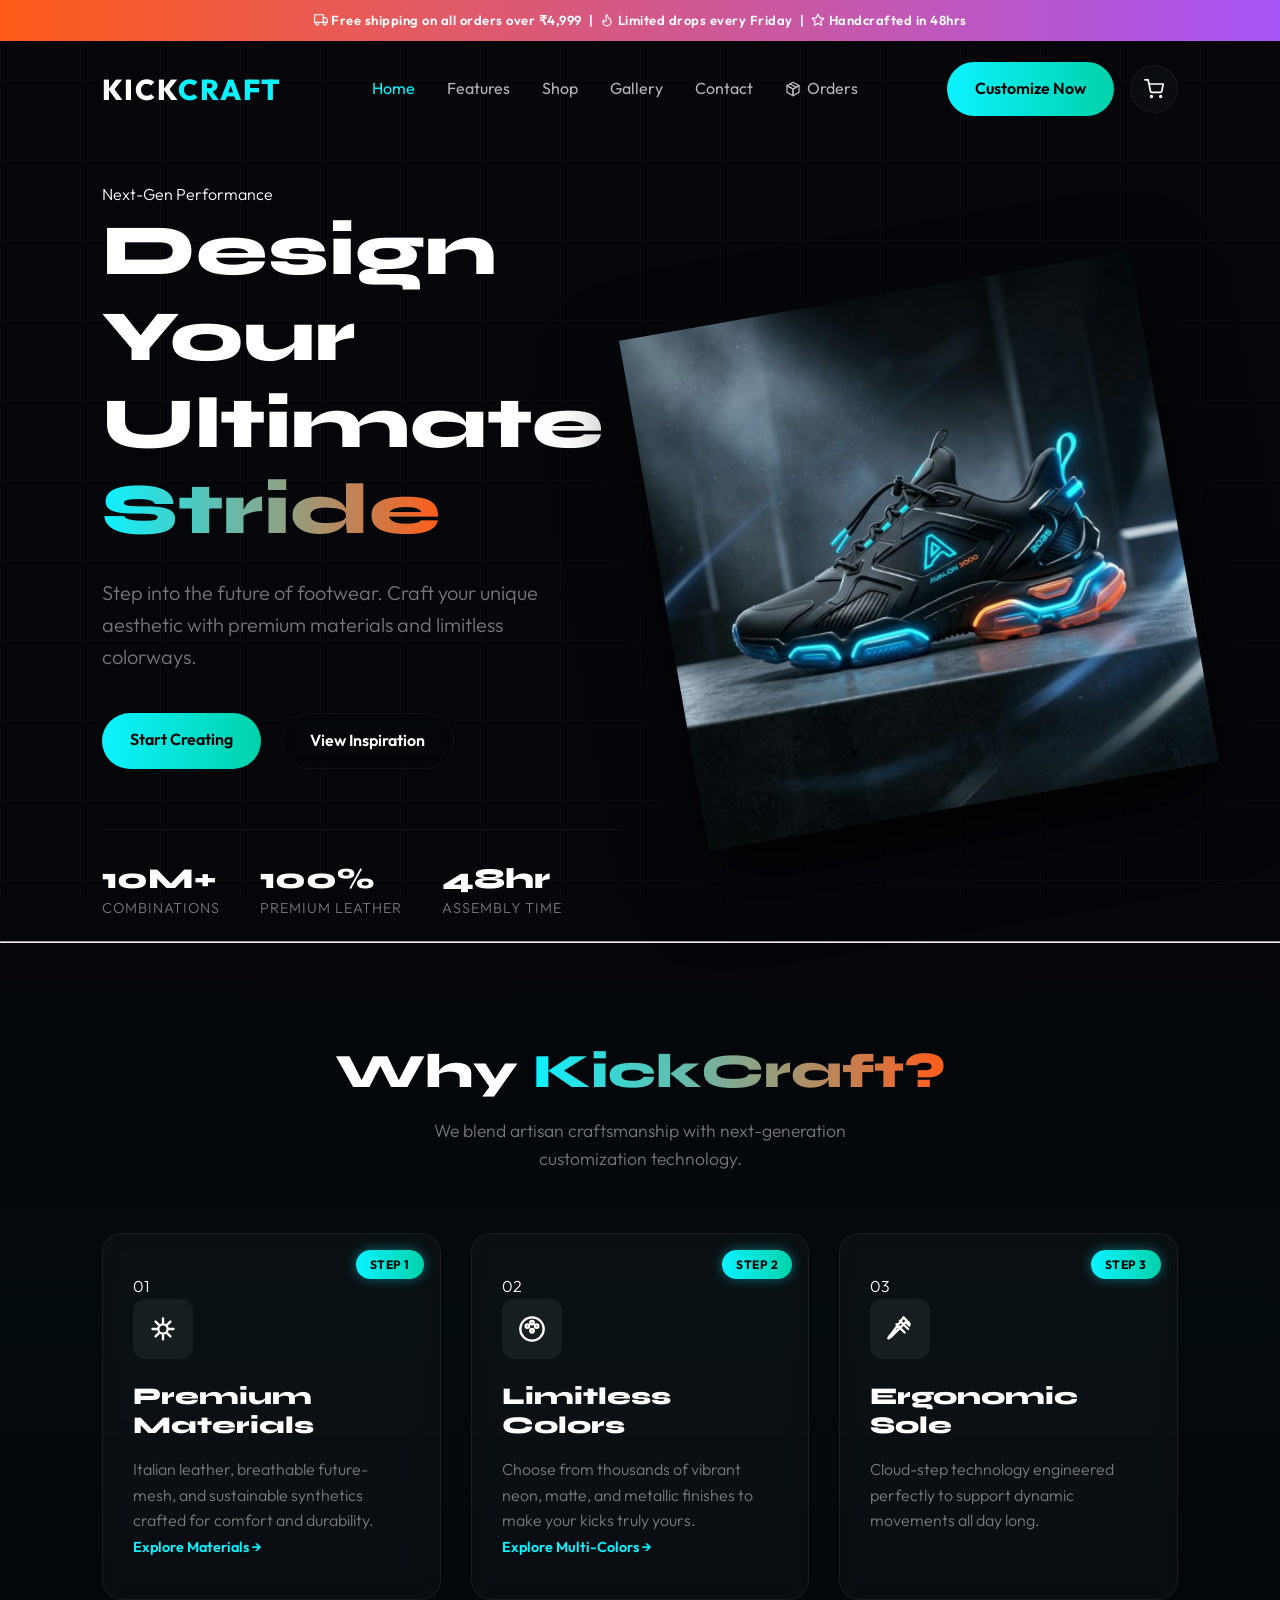
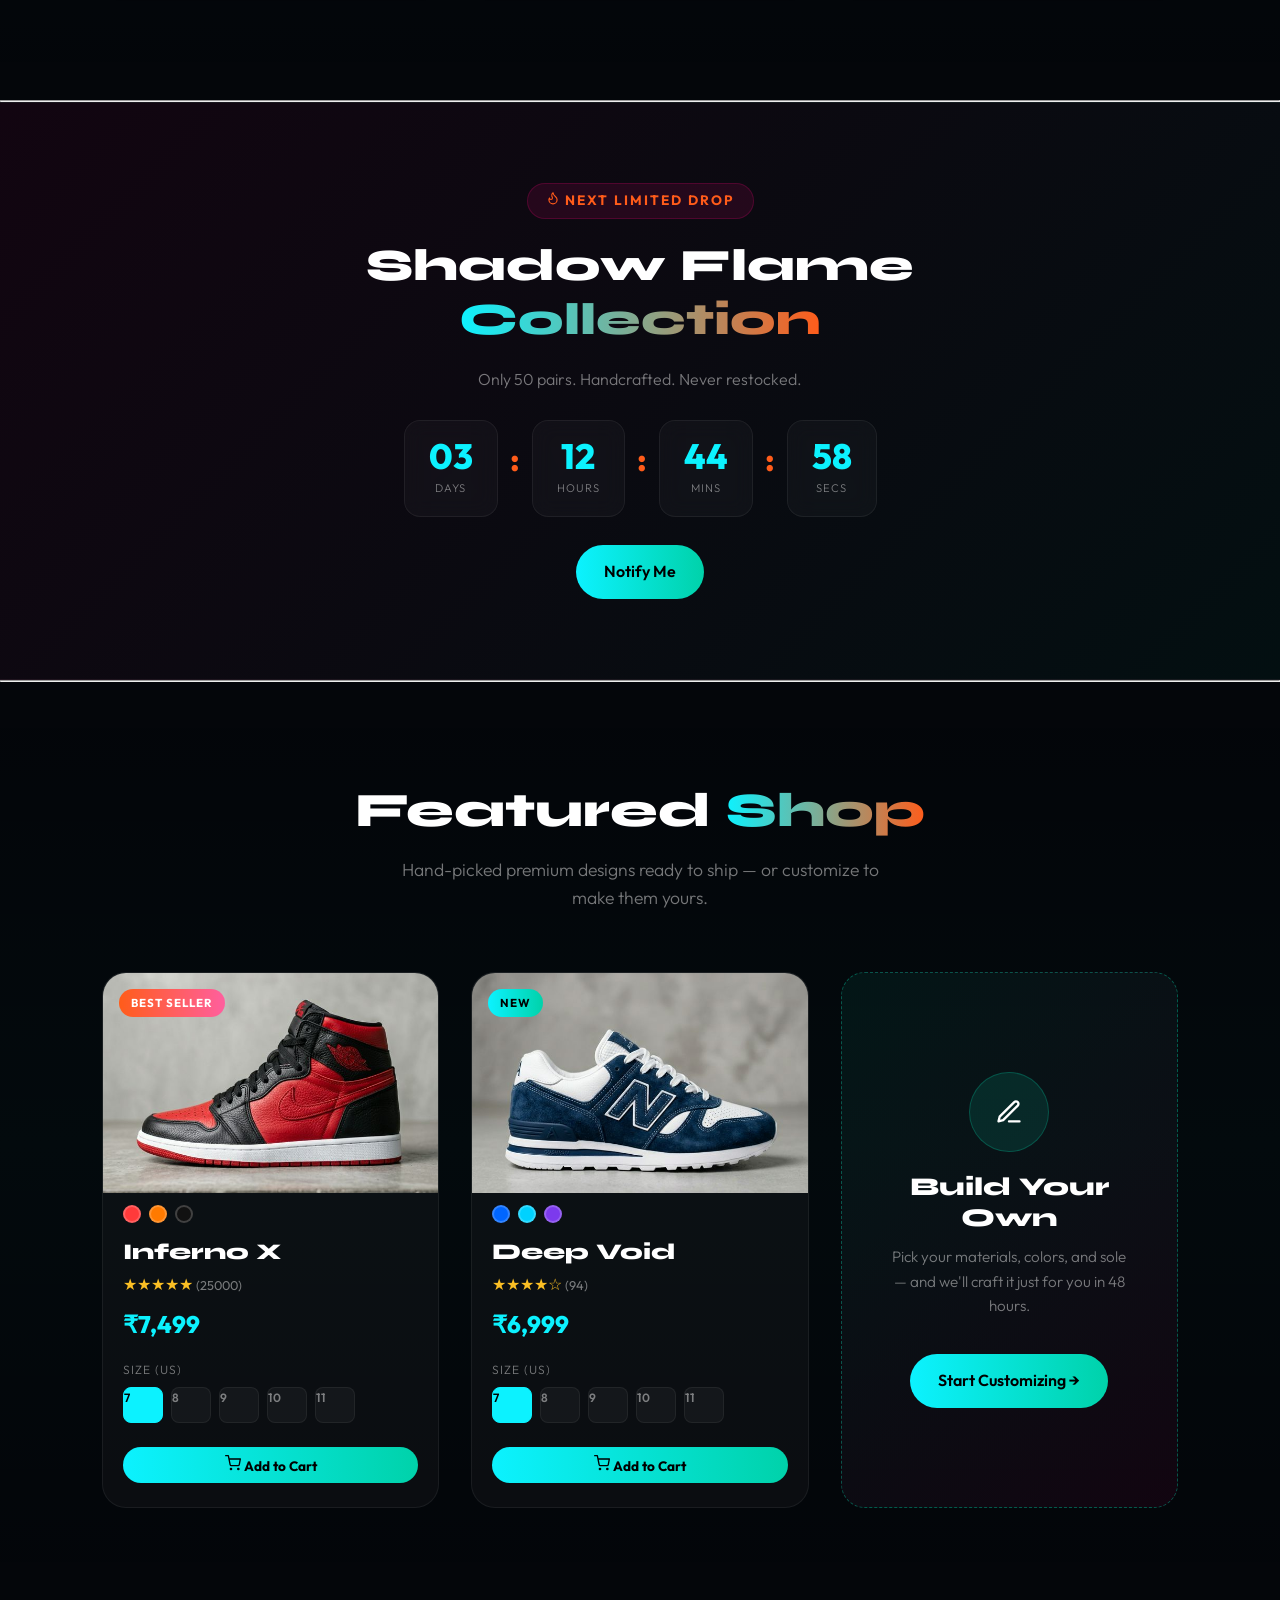
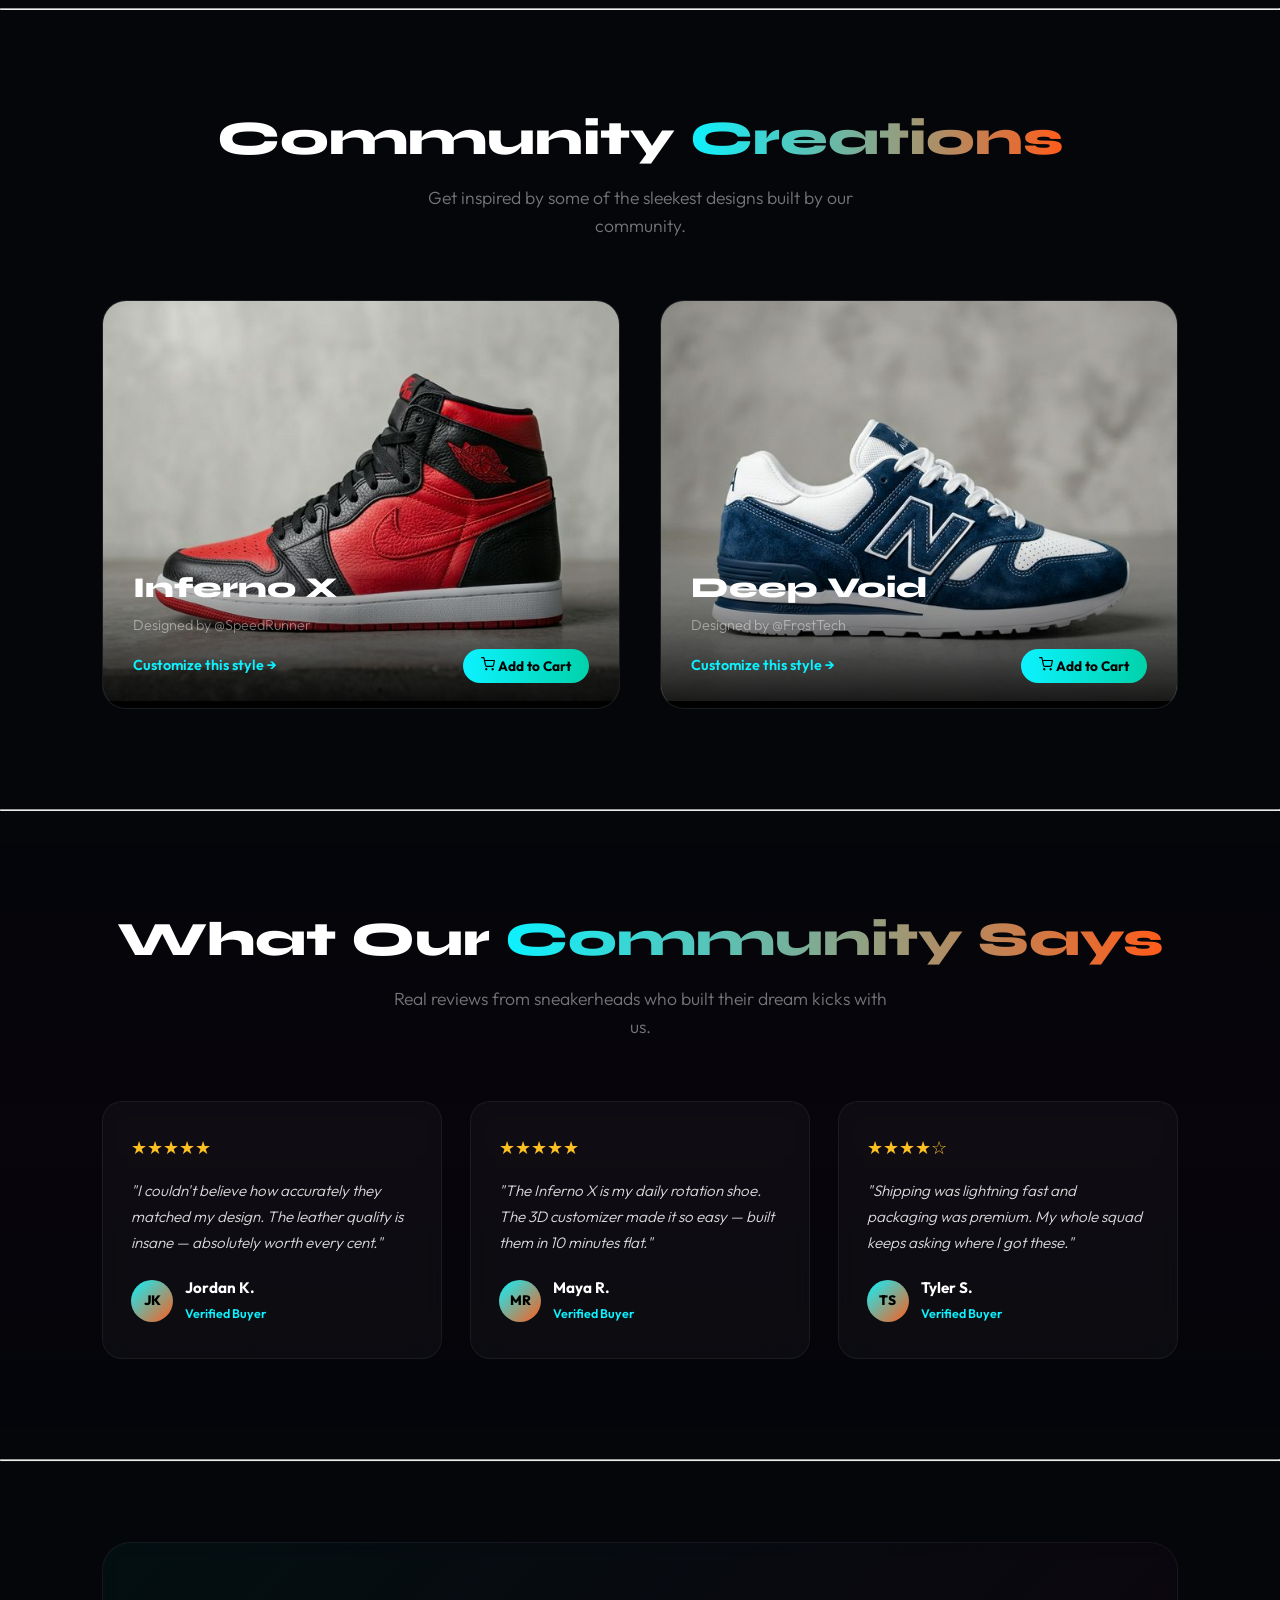
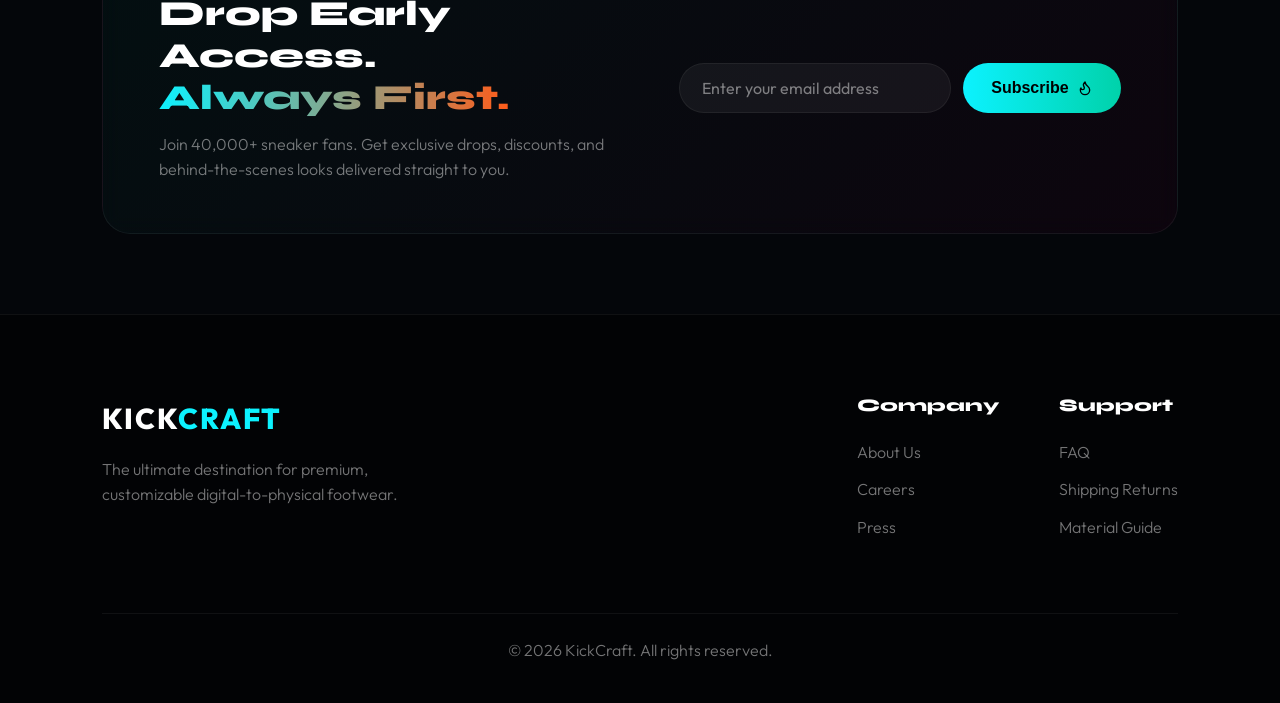
<file: index.html>
<!DOCTYPE html>
<html lang="en">

<head>
    <meta charset="UTF-8">
    <meta name="viewport" content="width=device-width, initial-scale=1.0">
    <title>KICKCRAFT | Premium Custom Sneakers</title>
    <meta name="description"
        content="Design your dream sneaker with our premium 3D customizer. Explore high-end materials and limitless color combinations.">

    <!-- Google Fonts -->
    <link rel="preconnect" href="https://fonts.googleapis.com">
    <link rel="preconnect" href="https://fonts.gstatic.com" crossorigin>
    <link href="https://fonts.googleapis.com/css2?family=Outfit:wght@300;400;600;800&family=Syne:wght@800&display=swap"
        rel="stylesheet">

    <link rel="stylesheet" href="style.css">
</head>

<body>
    <!-- ATMOSPHERE FOG & STREAKS -->

    <!-- CUSTOM CURSOR -->

    <!-- ANNOUNCEMENT BAR -->
    <div class="shipping-banner">
        <svg xmlns="http://www.w3.org/2000/svg" width="14" height="14" viewBox="0 0 24 24" fill="none"
            stroke="currentColor" stroke-width="2" stroke-linecap="round" stroke-linejoin="round"
            style="vertical-align: -2px;">
            <rect x="1" y="3" width="15" height="13"></rect>
            <polygon points="16 8 20 8 23 11 23 16 16 16 16 8"></polygon>
            <circle cx="5.5" cy="18.5" r="2.5"></circle>
            <circle cx="18.5" cy="18.5" r="2.5"></circle>
        </svg> Free shipping on all orders over ₹4,999
        <span class="banner-sep">&nbsp;|&nbsp;</span>
        <svg xmlns="http://www.w3.org/2000/svg" width="14" height="14" viewBox="0 0 24 24" fill="none"
            stroke="currentColor" stroke-width="2" stroke-linecap="round" stroke-linejoin="round"
            style="vertical-align: -2px;">
            <path
                d="M8.5 14.5A2.5 2.5 0 0 0 11 12c0-1.38-.5-2-1-3-1.072-2.143-.224-4.054 2-6 .5 2.5 2 4.9 4 6.5 2 1.6 3 3.5 3 5.5a7 7 0 1 1-14 0c0-1.153.433-2.294 1-3a2.5 2.5 0 0 0 2.5 2.5z">
            </path>
        </svg> Limited drops every Friday
        <span class="banner-sep">&nbsp;|&nbsp;</span>
        <svg xmlns="http://www.w3.org/2000/svg" width="14" height="14" viewBox="0 0 24 24" fill="none"
            stroke="currentColor" stroke-width="2" stroke-linecap="round" stroke-linejoin="round"
            style="vertical-align: -2px;">
            <polygon
                points="12 2 15.09 8.26 22 9.27 17 14.14 18.18 21.02 12 17.77 5.82 21.02 7 14.14 2 9.27 8.91 8.26 12 2">
            </polygon>
        </svg> Handcrafted in 48hrs
    </div>

    <!-- NAVBAR -->
    <nav class="navbar">
        <div class="logo">KICK<span>CRAFT</span></div>
        <ul class="nav-links">
            <li><a href="#home" class="active">Home</a></li>
            <li><a href="#features">Features</a></li>
            <li><a href="#shop">Shop</a></li>
            <li><a href="gallery.html">Gallery</a></li>
            <li><a href="#contact">Contact</a></li>
            <li><a href="orders.html" style="display: flex; align-items: center; gap: 6px;">
                    <svg xmlns="http://www.w3.org/2000/svg" width="16" height="16" viewBox="0 0 24 24" fill="none"
                        stroke="currentColor" stroke-width="2" stroke-linecap="round" stroke-linejoin="round"
                        style="display: inline-block;">
                        <line x1="16.5" y1="9.4" x2="7.5" y2="4.21"></line>
                        <polygon points="12 22.08 12 12 3 6.92 3 17 12 22.08"></polygon>
                        <polygon points="12 22.08 12 12 21 6.92 21 17 12 22.08"></polygon>
                        <polygon points="12 12 3 6.92 12 1.84 21 6.92 12 12"></polygon>
                    </svg> Orders</a>
            </li>
        </ul>
        <div class="navbar-right">
            <a href="customize.html" class="btn-primary">Customize Now</a>
            <button class="cart-icon-btn" id="cartOpenBtn" aria-label="Shopping Cart">
                <svg xmlns="http://www.w3.org/2000/svg" width="20" height="20" viewBox="0 0 24 24" fill="none"
                    stroke="currentColor" stroke-width="2" stroke-linecap="round" stroke-linejoin="round"
                    class="feather feather-shopping-cart">
                    <circle cx="9" cy="21" r="1"></circle>
                    <circle cx="20" cy="21" r="1"></circle>
                    <path d="M1 1h4l2.68 13.39a2 2 0 0 0 2 1.61h9.72a2 2 0 0 0 2-1.61L23 6H6"></path>
                </svg>
                <span class="cart-badge" id="cartBadge" style="display: none;">0</span>
            </button>
        </div>
    </nav>

    <!-- HERO SECTION -->
    <header id="home" class="hero">
        <div class="hero-content revealUp">
            <span class="eyebrow">Next-Gen Performance</span>
            <h1 class="hero-title">Design Your <br><span class="text-outline">Ultimate</span> <br><span
                    class="gradient-text">Stride</span></h1>
            <p class="hero-subtitle">Step into the future of footwear. Craft your unique aesthetic with premium
                materials and limitless colorways.</p>
            <div class="hero-buttons">
                <a href="customize.html" class="btn-primary">Start Creating</a>
                <a href="gallery.html" class="btn-secondary">View Inspiration</a>
            </div>
            <div class="stats">
                <div class="stat-item">
                    <h4>10M+</h4>
                    <p>Combinations</p>
                </div>
                <div class="stat-item">
                    <h4>100%</h4>
                    <p>Premium Leather</p>
                </div>
                <div class="stat-item">
                    <h4>48hr</h4>
                    <p>Assembly Time</p>
                </div>
            </div>
        </div>
        <div class="hero-image-wrapper">
            <div class="hero-orb"></div>
            <div class="hero-ember-orb"></div>
            <img src="assets/hero.png" alt="Premium Futuristic Custom Sneaker" class="hero-image">
        </div>
    </header>

    <hr class="section-divider">

    <!-- FEATURES SECTION -->
    <section id="features" class="features-section">
        <div class="section-header revealUp">
            <h2>Why <span class="gradient-text">KickCraft?</span></h2>
            <p>We blend artisan craftsmanship with next-generation customization technology.</p>
        </div>
        <div class="features-grid">
            <div class="feature-card revealUp">
                <div class="watermark">01</div>
                <div class="step-badge">Step 1</div>
                <div class="icon-box">
                    <svg xmlns="http://www.w3.org/2000/svg" width="28" height="28" viewBox="0 0 24 24" fill="none"
                        stroke="currentColor" stroke-width="2" stroke-linecap="round" stroke-linejoin="round">
                        <path
                            d="M12 3v4M12 17v4M3 12h4M17 12h4M18.364 5.636l-2.828 2.828M8.464 15.536l-2.828 2.828M5.636 5.636l2.828 2.828M15.536 15.536l2.828 2.828M12 8a4 4 0 1 0 0 8 4 4 0 0 0 0-8z">
                        </path>
                    </svg>
                </div>
                <h3>Premium Materials</h3>
                <p>Italian leather, breathable future-mesh, and sustainable synthetics crafted for comfort and
                    durability.</p>
                <a href="material.html" class="btn-text" style="margin-top: 16px;">Explore Materials &rarr;</a>
            </div>
            <div class="feature-card revealUp" style="transition-delay: 0.1s;">
                <div class="watermark">02</div>
                <div class="step-badge">Step 2</div>
                <div class="icon-box">
                    <svg xmlns="http://www.w3.org/2000/svg" width="28" height="28" viewBox="0 0 24 24" fill="none"
                        stroke="currentColor" stroke-width="2" stroke-linecap="round" stroke-linejoin="round">
                        <path
                            d="M12 22C17.5228 22 22 17.5228 22 12C22 6.47715 17.5228 2 12 2C6.47715 2 2 6.47715 2 12C2 17.5228 6.47715 22 12 22Z">
                        </path>
                        <path d="M12 8A1.5 1.5 0 1 0 12 5A1.5 1.5 0 0 0 12 8Z"></path>
                        <path d="M16 11A1.5 1.5 0 1 0 16 8A1.5 1.5 0 0 0 16 11Z"></path>
                        <path d="M8 11A1.5 1.5 0 1 0 8 8A1.5 1.5 0 0 0 8 11Z"></path>
                        <path d="M12 15A1.5 1.5 0 1 0 12 12A1.5 1.5 0 0 0 12 15Z"></path>
                    </svg>
                </div>
                <h3>Limitless Colors</h3>
                <p>Choose from thousands of vibrant neon, matte, and metallic finishes to make your kicks truly yours.
                </p>
                <a href="customize.html" class="btn-text" style="margin-top: 16px;">Explore Multi-Colors &rarr;</a>
            </div>
            <div class="feature-card revealUp" style="transition-delay: 0.2s;">
                <div class="watermark">03</div>
                <div class="step-badge">Step 3</div>
                <div class="icon-box">
                    <svg xmlns="http://www.w3.org/2000/svg" width="28" height="28" viewBox="0 0 24 24" fill="none"
                        stroke="currentColor" stroke-width="2" stroke-linecap="round" stroke-linejoin="round">
                        <path
                            d="M4.5 16.5c-1.5 1.25-2.5 3.5-2.5 3.5s2.25-1 3.5-2.5L18 5l-3-3L4.5 16.5zM12 5l7 7M9 8l7 7M20 9c.75-2-1-3.75-3-3l3 3z">
                        </path>
                    </svg>
                </div>
                <h3>Ergonomic Sole</h3>
                <p>Cloud-step technology engineered perfectly to support dynamic movements all day long.</p>
            </div>
        </div>
    </section>

    <hr class="section-divider">

    <!-- LIMITED DROPS TIMER SECTION -->
    <section class="drops-section">
        <div class="drops-inner revealUp">
            <div class="drops-label">
                <svg xmlns="http://www.w3.org/2000/svg" width="14" height="14" viewBox="0 0 24 24" fill="none"
                    stroke="currentColor" stroke-width="2" stroke-linecap="round" stroke-linejoin="round">
                    <path
                        d="M8.5 14.5A2.5 2.5 0 0 0 11 12c0-1.38-.5-2-1-3-1.072-2.143-.224-4.054 2-6 .5 2.5 2 4.9 4 6.5 2 1.6 3 3.5 3 5.5a7 7 0 1 1-14 0c0-1.153.433-2.294 1-3a2.5 2.5 0 0 0 2.5 2.5z">
                    </path>
                </svg>
                Next Limited Drop
            </div>
            <h2 class="drops-title">Shadow Flame <span class="gradient-text">Collection</span></h2>
            <p class="drops-sub">Only 50 pairs. Handcrafted. Never restocked.</p>
            <div class="countdown">
                <div class="countdown-block"><span>03</span><label>Days</label></div>
                <div class="countdown-sep">:</div>
                <div class="countdown-block"><span>12</span><label>Hours</label></div>
                <div class="countdown-sep">:</div>
                <div class="countdown-block"><span>45</span><label>Mins</label></div>
                <div class="countdown-sep">:</div>
                <div class="countdown-block"><span>00</span><label>Secs</label></div>
            </div>
            <a href="#shop" class="btn-primary">Notify Me</a>
        </div>
    </section>

    <hr class="section-divider">

    <!-- SHOP SECTION -->
    <section id="shop" class="shop-section">
        <div class="section-header revealUp">
            <h2>Featured <span class="gradient-text">Shop</span></h2>
            <p>Hand-picked premium designs ready to ship — or customize to make them yours.</p>
        </div>
        <div class="shop-grid">
            <!-- Product Card 1 -->
            <div class="shop-card revealUp">
                <div class="shop-badge">Best Seller</div>
                <img src="assets/red.png" alt="Inferno X Sneaker">
                <div class="shop-swatches">
                    <span class="swatch" style="background:#ff3a3a" title="Crimson"></span>
                    <span class="swatch" style="background:#ff7a00" title="Blaze"></span>
                    <span class="swatch" style="background:#111" title="Shadow Black"></span>
                </div>
                <div class="shop-info">
                    <h3>Inferno X</h3>
                    <div class="shop-stars">★★★★★ <span>(25000)</span></div>
                    <p class="shop-price">₹7,499</p>
                    <div class="size-selector">
                        <label>Size (US)</label>
                        <div class="size-options">
                            <input type="radio" name="size-inferno" class="size-radio" id="si-7" hidden checked>
                            <label for="si-7" class="size-btn">7</label>
                            <input type="radio" name="size-inferno" class="size-radio" id="si-8" hidden>
                            <label for="si-8" class="size-btn">8</label>
                            <input type="radio" name="size-inferno" class="size-radio" id="si-9" hidden>
                            <label for="si-9" class="size-btn">9</label>
                            <input type="radio" name="size-inferno" class="size-radio" id="si-10" hidden>
                            <label for="si-10" class="size-btn">10</label>
                            <input type="radio" name="size-inferno" class="size-radio" id="si-11" hidden>
                            <label for="si-11" class="size-btn">11</label>
                        </div>
                    </div>
                    <button class="btn-add-cart">
                        <svg xmlns="http://www.w3.org/2000/svg" width="16" height="16" viewBox="0 0 24 24" fill="none"
                            stroke="currentColor" stroke-width="2" stroke-linecap="round" stroke-linejoin="round">
                            <circle cx="9" cy="21" r="1"></circle>
                            <circle cx="20" cy="21" r="1"></circle>
                            <path d="M1 1h4l2.68 13.39a2 2 0 0 0 2 1.61h9.72a2 2 0 0 0 2-1.61L23 6H6"></path>
                        </svg>
                        Add to Cart
                    </button>
                </div>
            </div>

            <!-- Product Card 2 -->
            <div class="shop-card revealUp" style="transition-delay: 0.1s;">
                <div class="shop-badge new-badge">New</div>
                <img src="assets/blue.png" alt="Deep Void Sneaker">
                <div class="shop-swatches">
                    <span class="swatch" style="background:#0066ff" title="Electric Blue"></span>
                    <span class="swatch" style="background:#00d2ff" title="Cyan"></span>
                    <span class="swatch" style="background:#7c3aed" title="Midnight Purple"></span>
                </div>
                <div class="shop-info">
                    <h3>Deep Void</h3>
                    <div class="shop-stars">★★★★☆ <span>(94)</span></div>
                    <p class="shop-price">₹6,999</p>
                    <div class="size-selector">
                        <label>Size (US)</label>
                        <div class="size-options">
                            <input type="radio" name="size-deep" class="size-radio" id="sd-7" hidden checked>
                            <label for="sd-7" class="size-btn">7</label>
                            <input type="radio" name="size-deep" class="size-radio" id="sd-8" hidden>
                            <label for="sd-8" class="size-btn">8</label>
                            <input type="radio" name="size-deep" class="size-radio" id="sd-9" hidden>
                            <label for="sd-9" class="size-btn">9</label>
                            <input type="radio" name="size-deep" class="size-radio" id="sd-10" hidden>
                            <label for="sd-10" class="size-btn">10</label>
                            <input type="radio" name="size-deep" class="size-radio" id="sd-11" hidden>
                            <label for="sd-11" class="size-btn">11</label>
                        </div>
                    </div>
                    <button class="btn-add-cart">
                        <svg xmlns="http://www.w3.org/2000/svg" width="16" height="16" viewBox="0 0 24 24" fill="none"
                            stroke="currentColor" stroke-width="2" stroke-linecap="round" stroke-linejoin="round">
                            <circle cx="9" cy="21" r="1"></circle>
                            <circle cx="20" cy="21" r="1"></circle>
                            <path d="M1 1h4l2.68 13.39a2 2 0 0 0 2 1.61h9.72a2 2 0 0 0 2-1.61L23 6H6"></path>
                        </svg>
                        Add to Cart
                    </button>
                </div>
            </div>

            <!-- Build Your Own CTA card -->
            <div class="shop-card shop-card-cta revealUp" style="transition-delay: 0.2s;">
                <div class="cta-card-inner">
                    <div class="cta-icon">
                        <svg xmlns="http://www.w3.org/2000/svg" width="28" height="28" viewBox="0 0 24 24" fill="none"
                            stroke="currentColor" stroke-width="2" stroke-linecap="round" stroke-linejoin="round">
                            <path d="M12 20h9M16.5 3.5a2.121 2.121 0 0 1 3 3L7 19l-4 1 1-4L16.5 3.5z"></path>
                        </svg>
                    </div>
                    <h3>Build Your Own</h3>
                    <p>Pick your materials, colors, and sole — and we'll craft it just for you in 48 hours.</p>
                    <a href="customize.html" class="btn-primary" style="margin-top: 24px;">Start Customizing &rarr;</a>
                </div>
            </div>
        </div>
    </section>

    <hr class="section-divider">

    <!-- GALLERY SECTION -->
    <section id="gallery" class="gallery-section">
        <div class="section-header revealUp">
            <h2>Community <span class="gradient-text">Creations</span></h2>
            <p>Get inspired by some of the sleekest designs built by our community.</p>
        </div>
        <div class="gallery-grid">
            <!-- Gallery Item 1 -->
            <div class="gallery-card revealUp">
                <img src="assets/red.png" alt="Vibrant Red and Black Custom Sneaker">
                <div class="card-content">
                    <h3>Inferno X</h3>
                    <p>Designed by @SpeedRunner</p>
                    <div class="card-actions">
                        <a href="customize.html" class="btn-text">Customize this style &rarr;</a>
                        <label class="btn-add-cart-label">
                            <span class="btn-add-cart">
                                <svg xmlns="http://www.w3.org/2000/svg" width="14" height="14" viewBox="0 0 24 24"
                                    fill="none" stroke="currentColor" stroke-width="2" stroke-linecap="round"
                                    stroke-linejoin="round">
                                    <circle cx="9" cy="21" r="1"></circle>
                                    <circle cx="20" cy="21" r="1"></circle>
                                    <path d="M1 1h4l2.68 13.39a2 2 0 0 0 2 1.61h9.72a2 2 0 0 0 2-1.61L23 6H6"></path>
                                </svg>
                                Add to Cart
                            </span>
                        </label>
                    </div>
                </div>
            </div>

            <!-- Gallery Item 2 -->
            <div class="gallery-card revealUp" style="transition-delay: 0.1s;">
                <img src="assets/blue.png" alt="Deep Blue and White Custom Sneaker">
                <div class="card-content">
                    <h3>Deep Void</h3>
                    <p>Designed by @FrostTech</p>
                    <div class="card-actions">
                        <a href="customize.html" class="btn-text">Customize this style &rarr;</a>
                        <label class="btn-add-cart-label">
                            <span class="btn-add-cart">
                                <svg xmlns="http://www.w3.org/2000/svg" width="14" height="14" viewBox="0 0 24 24"
                                    fill="none" stroke="currentColor" stroke-width="2" stroke-linecap="round"
                                    stroke-linejoin="round">
                                    <circle cx="9" cy="21" r="1"></circle>
                                    <circle cx="20" cy="21" r="1"></circle>
                                    <path d="M1 1h4l2.68 13.39a2 2 0 0 0 2 1.61h9.72a2 2 0 0 0 2-1.61L23 6H6"></path>
                                </svg>
                                Add to Cart
                            </span>
                        </label>
                    </div>
                </div>
            </div>
        </div>
    </section>

    <hr class="section-divider">

    <!-- TESTIMONIALS SECTION -->
    <section class="testimonials-section">
        <div class="section-header revealUp">
            <h2>What Our <span class="gradient-text">Community Says</span></h2>
            <p>Real reviews from sneakerheads who built their dream kicks with us.</p>
        </div>
        <div class="testimonials-grid">
            <!-- Review 1 -->
            <div class="testimonial-card revealUp">
                <div class="t-stars">★★★★★</div>
                <p class="t-quote">"I couldn't believe how accurately they matched my design. The leather quality is
                    insane — absolutely worth every cent."</p>
                <div class="t-author">
                    <div class="t-avatar">JK</div>
                    <div>
                        <strong>Jordan K.</strong>
                        <span>Verified Buyer</span>
                    </div>
                </div>
            </div>
            <!-- Review 2 -->
            <div class="testimonial-card revealUp" style="transition-delay: 0.1s;">
                <div class="t-stars">★★★★★</div>
                <p class="t-quote">"The Inferno X is my daily rotation shoe. The 3D customizer made it so easy — built
                    them in 10 minutes flat."</p>
                <div class="t-author">
                    <div class="t-avatar">MR</div>
                    <div>
                        <strong>Maya R.</strong>
                        <span>Verified Buyer</span>
                    </div>
                </div>
            </div>
            <!-- Review 3 -->
            <div class="testimonial-card revealUp" style="transition-delay: 0.2s;">
                <div class="t-stars">★★★★☆</div>
                <p class="t-quote">"Shipping was lightning fast and packaging was premium. My whole squad keeps asking
                    where I got these."</p>
                <div class="t-author">
                    <div class="t-avatar">TS</div>
                    <div>
                        <strong>Tyler S.</strong>
                        <span>Verified Buyer</span>
                    </div>
                </div>
            </div>
        </div>
    </section>

    <hr class="section-divider">

    <!-- NEWSLETTER SECTION -->
    <section class="newsletter-section">
        <div class="newsletter-inner revealUp">
            <div class="newsletter-text">
                <h2>Drop Early Access. <span class="gradient-text">Always First.</span></h2>
                <p>Join 40,000+ sneaker fans. Get exclusive drops, discounts, and behind-the-scenes looks delivered
                    straight to you.</p>
            </div>
            <form class="newsletter-form" action="#">
                <input type="email" id="newsletter-email" placeholder="Enter your email address" required>
                <button type="submit" class="btn-primary"
                    style="display: inline-flex; align-items: center; gap: 8px; justify-content: center;">
                    Subscribe
                    <svg xmlns="http://www.w3.org/2000/svg" width="16" height="16" viewBox="0 0 24 24" fill="none"
                        stroke="currentColor" stroke-width="2" stroke-linecap="round" stroke-linejoin="round"
                        class="drops-fire-icon">
                        <path
                            d="M8.5 14.5A2.5 2.5 0 0 0 11 12c0-1.38-.5-2-1-3-1.072-2.143-.224-4.054 2-6 .5 2.5 2 4.9 4 6.5 2 1.6 3 3.5 3 5.5a7 7 0 1 1-14 0c0-1.153.433-2.294 1-3a2.5 2.5 0 0 0 2.5 2.5z">
                        </path>
                    </svg>
                </button>
            </form>
        </div>
    </section>

    <!-- FOOTER -->
    <footer id="contact">
        <div class="footer-content">
            <div class="footer-brand">
                <div class="logo">KICK<span>CRAFT</span></div>
                <p>The ultimate destination for premium, customizable digital-to-physical footwear.</p>
            </div>
            <div class="footer-links">
                <div class="link-col">
                    <h4>Company</h4>
                    <a href="#">About Us</a>
                    <a href="#">Careers</a>
                    <a href="#">Press</a>
                </div>
                <div class="link-col">
                    <h4>Support</h4>
                    <a href="#">FAQ</a>
                    <a href="#">Shipping Returns</a>
                    <a href="#">Material Guide</a>
                </div>
            </div>
        </div>
        <div class="footer-bottom">
            <p>&copy; 2026 KickCraft. All rights reserved.</p>
        </div>
    </footer>

    <!-- TOAST NOTIFICATION -->
    <div class="toast" id="cartToast">Item added to cart!</div>

    <!-- SCRIPTS -->
    <script src="main.js"></script>
</body>

</html>
</file>
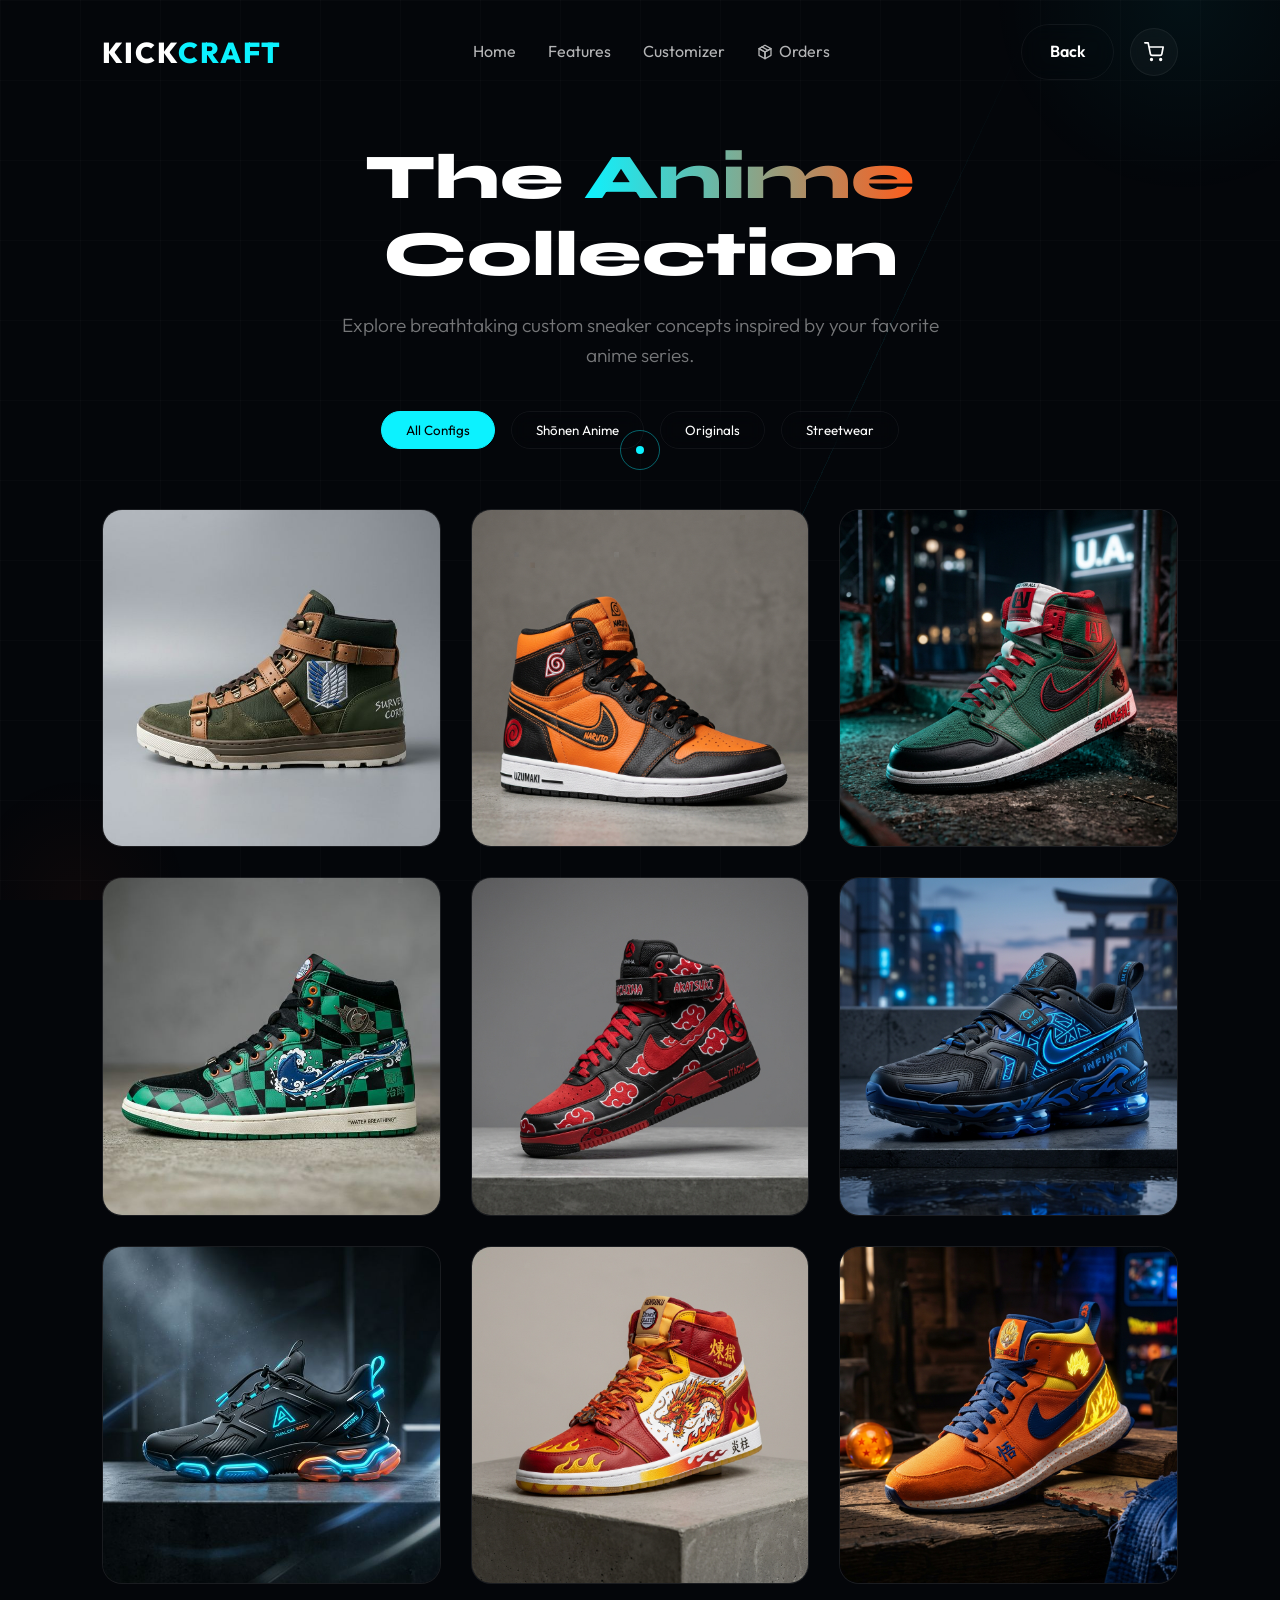
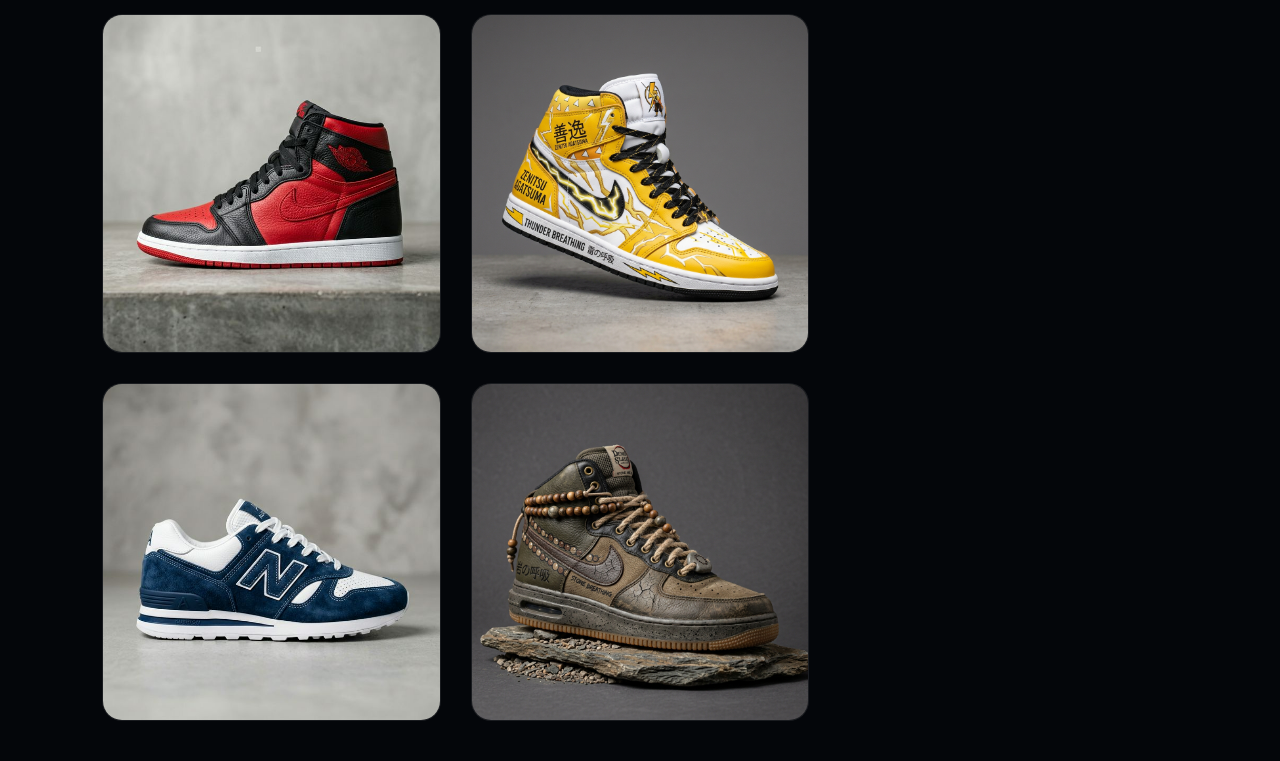
<file: gallery.html>
<!DOCTYPE html>
<html lang="en">

<head>
    <meta charset="UTF-8">
    <meta name="viewport" content="width=device-width, initial-scale=1.0">
    <title>Inspiration Gallery | KICKCRAFT</title>
    <link href="https://fonts.googleapis.com/css2?family=Outfit:wght@300;400;600;800&family=Syne:wght@800&display=swap" rel="stylesheet">
    <link rel="stylesheet" href="style.css">
    <link rel="stylesheet" href="gallery.css">
</head>

<body class="gallery-page">
    <!-- ATMOSPHERE FOG & STREAKS -->
    <div class="top-right-fog"></div>
    <div class="bottom-left-fog"></div>
    <div class="light-streak"></div>

    <!-- CUSTOM CURSOR -->
    <div class="custom-cursor-dot" id="cursorDot"></div>
    <div class="custom-cursor-ring" id="cursorRing"></div>

 
    <nav class="navbar">
        <div class="logo">KICK<span>CRAFT</span></div>
        <ul class="nav-links">
            <li><a href="index.html">Home</a></li>
            <li><a href="index.html#features">Features</a></li>
            <li><a href="customize.html">Customizer</a></li>
            <li><a href="orders.html" style="display: flex; align-items: center; gap: 6px;"><svg xmlns="http://www.w3.org/2000/svg" width="16" height="16" viewBox="0 0 24 24" fill="none" stroke="currentColor" stroke-width="2" stroke-linecap="round" stroke-linejoin="round" style="display: inline-block;"><line x1="16.5" y1="9.4" x2="7.5" y2="4.21"></line><polygon points="12 22.08 12 12 3 6.92 3 17 12 22.08"></polygon><polygon points="12 22.08 12 12 21 6.92 21 17 12 22.08"></polygon><polygon points="12 12 3 6.92 12 1.84 21 6.92 12 12"></polygon></svg> Orders</a></li>
        </ul>
        <div class="navbar-right">
            <a href="index.html" class="btn-secondary">Back</a>
            <button class="cart-icon-btn" id="cartOpenBtn" aria-label="Shopping Cart">
                <svg xmlns="http://www.w3.org/2000/svg" width="20" height="20" viewBox="0 0 24 24" fill="none" stroke="currentColor" stroke-width="2" stroke-linecap="round" stroke-linejoin="round" class="feather feather-shopping-cart"><circle cx="9" cy="21" r="1"></circle><circle cx="20" cy="21" r="1"></circle><path d="M1 1h4l2.68 13.39a2 2 0 0 0 2 1.61h9.72a2 2 0 0 0 2-1.61L23 6H6"></path></svg>
                <span class="cart-badge" id="cartBadge" style="display: none;">0</span>
            </button>
        </div>
    </nav>

    <main class="gallery-container">
        <div class="gallery-header">
            <h1>The <span class="gradient-text">Anime</span> Collection</h1>
            <p>Explore breathtaking custom sneaker concepts inspired by your favorite anime series.</p>
        </div>

      
        <div class="gallery-filters">
            <button class="filter-btn active">All Configs</button>
            <button class="filter-btn">Shōnen Anime</button>
            <button class="filter-btn">Originals</button>
            <button class="filter-btn">Streetwear</button>
        </div>

        <div class="masonry-grid">
          
            <div class="gallery-item anime-theme">
                <img src="assets/anime/anime_aot.png" alt="Attack on Titan Inspired Sneaker">
                <div class="item-overlay">
                    <h3>Scout Regiment</h3>
                    <p>Attack on Titan Edition</p>
                    <p class="shop-price" style="font-weight: 600; color: var(--primary); margin-top: 8px;">₹9,999</p>
                    <div class="card-actions" style="display: flex; gap: 12px; align-items: center; justify-content: space-between; margin-top: 12px;">
                        <a href="customize.html" class="btn-text">Build Similar &rarr;</a>
                        <button class="btn-add-cart" style="padding: 6px 12px; font-size: 0.8rem; display: inline-flex; align-items: center; gap: 4px;">
                            <svg xmlns="http://www.w3.org/2000/svg" width="12" height="12" viewBox="0 0 24 24" fill="none" stroke="currentColor" stroke-width="2.5" stroke-linecap="round" stroke-linejoin="round" style="display: inline-block;"><circle cx="9" cy="21" r="1"></circle><circle cx="20" cy="21" r="1"></circle><path d="M1 1h4l2.68 13.39a2 2 0 0 0 2 1.61h9.72a2 2 0 0 0 2-1.61L23 6H6"></path></svg>
                            Add
                        </button>
                    </div>
                </div>
            </div>

           
            <div class="gallery-item anime-theme">
                <img src="assets/anime/anime_demonslayer.png" alt="Demon Slayer Inspired Sneaker">
                <div class="item-overlay">
                    <h3>Water Breathing</h3>
                    <p>Demon Slayer Edition</p>
                    <p class="shop-price" style="font-weight: 600; color: var(--primary); margin-top: 8px;">₹9,999</p>
                    <div class="card-actions" style="display: flex; gap: 12px; align-items: center; justify-content: space-between; margin-top: 12px;">
                        <a href="customize.html" class="btn-text">Build Similar &rarr;</a>
                        <button class="btn-add-cart" style="padding: 6px 12px; font-size: 0.8rem; display: inline-flex; align-items: center; gap: 4px;">
                            <svg xmlns="http://www.w3.org/2000/svg" width="12" height="12" viewBox="0 0 24 24" fill="none" stroke="currentColor" stroke-width="2.5" stroke-linecap="round" stroke-linejoin="round" style="display: inline-block;"><circle cx="9" cy="21" r="1"></circle><circle cx="20" cy="21" r="1"></circle><path d="M1 1h4l2.68 13.39a2 2 0 0 0 2 1.61h9.72a2 2 0 0 0 2-1.61L23 6H6"></path></svg>
                            Add
                        </button>
                    </div>
                </div>
            </div>

           
            <div class="gallery-item original-theme">
                <img src="assets/hero.png" alt="Futuristic Original Sneaker">
                <div class="item-overlay">
                    <h3>Cyber Core X</h3>
                    <p>Original KickCraft Concept</p>
                    <p class="shop-price" style="font-weight: 600; color: var(--primary); margin-top: 8px;">₹9,999</p>
                    <div class="card-actions" style="display: flex; gap: 12px; align-items: center; justify-content: space-between; margin-top: 12px;">
                        <a href="customize.html" class="btn-text">Build Similar &rarr;</a>
                        <button class="btn-add-cart" style="padding: 6px 12px; font-size: 0.8rem; display: inline-flex; align-items: center; gap: 4px;">
                            <svg xmlns="http://www.w3.org/2000/svg" width="12" height="12" viewBox="0 0 24 24" fill="none" stroke="currentColor" stroke-width="2.5" stroke-linecap="round" stroke-linejoin="round" style="display: inline-block;"><circle cx="9" cy="21" r="1"></circle><circle cx="20" cy="21" r="1"></circle><path d="M1 1h4l2.68 13.39a2 2 0 0 0 2 1.61h9.72a2 2 0 0 0 2-1.61L23 6H6"></path></svg>
                            Add
                        </button>
                    </div>
                </div>
            </div>

          
            <div class="gallery-item original-theme">
                <img src="assets/red.png" alt="Red Streetwear Sneaker">
                <div class="item-overlay">
                    <h3>Inferno Strike</h3>
                    <p>Streetwear Edition</p>
                    <p class="shop-price" style="font-weight: 600; color: var(--primary); margin-top: 8px;">₹9,999</p>
                    <div class="card-actions" style="display: flex; gap: 12px; align-items: center; justify-content: space-between; margin-top: 12px;">
                        <a href="customize.html" class="btn-text">Build Similar &rarr;</a>
                        <button class="btn-add-cart" style="padding: 6px 12px; font-size: 0.8rem; display: inline-flex; align-items: center; gap: 4px;">
                            <svg xmlns="http://www.w3.org/2000/svg" width="12" height="12" viewBox="0 0 24 24" fill="none" stroke="currentColor" stroke-width="2.5" stroke-linecap="round" stroke-linejoin="round" style="display: inline-block;"><circle cx="9" cy="21" r="1"></circle><circle cx="20" cy="21" r="1"></circle><path d="M1 1h4l2.68 13.39a2 2 0 0 0 2 1.61h9.72a2 2 0 0 0 2-1.61L23 6H6"></path></svg>
                            Add
                        </button>
                    </div>
                </div>
            </div>

          
            <div class="gallery-item original-theme">
                <img src="assets/blue.png" alt="Blue Streetwear Sneaker">
                <div class="item-overlay">
                    <h3>Deep Void</h3>
                    <p>Streetwear Edition</p>
                    <p class="shop-price" style="font-weight: 600; color: var(--primary); margin-top: 8px;">₹9,999</p>
                    <div class="card-actions" style="display: flex; gap: 12px; align-items: center; justify-content: space-between; margin-top: 12px;">
                        <a href="customize.html" class="btn-text">Build Similar &rarr;</a>
                        <button class="btn-add-cart" style="padding: 6px 12px; font-size: 0.8rem; display: inline-flex; align-items: center; gap: 4px;">
                            <svg xmlns="http://www.w3.org/2000/svg" width="12" height="12" viewBox="0 0 24 24" fill="none" stroke="currentColor" stroke-width="2.5" stroke-linecap="round" stroke-linejoin="round" style="display: inline-block;"><circle cx="9" cy="21" r="1"></circle><circle cx="20" cy="21" r="1"></circle><path d="M1 1h4l2.68 13.39a2 2 0 0 0 2 1.61h9.72a2 2 0 0 0 2-1.61L23 6H6"></path></svg>
                            Add
                        </button>
                    </div>
                </div>
            </div>

         
            <div class="gallery-item anime-theme">
                <img src="assets/anime/naruto.png" alt="Naruto Inspired Sneaker">
                <div class="item-overlay">
                    <h3>Hidden Leaf</h3>
                    <p>Naruto Edition</p>
                    <p class="shop-price" style="font-weight: 600; color: var(--primary); margin-top: 8px;">₹9,999</p>
                    <div class="card-actions" style="display: flex; gap: 12px; align-items: center; justify-content: space-between; margin-top: 12px;">
                        <a href="customize.html" class="btn-text">Build Similar &rarr;</a>
                        <button class="btn-add-cart" style="padding: 6px 12px; font-size: 0.8rem; display: inline-flex; align-items: center; gap: 4px;">
                            <svg xmlns="http://www.w3.org/2000/svg" width="12" height="12" viewBox="0 0 24 24" fill="none" stroke="currentColor" stroke-width="2.5" stroke-linecap="round" stroke-linejoin="round" style="display: inline-block;"><circle cx="9" cy="21" r="1"></circle><circle cx="20" cy="21" r="1"></circle><path d="M1 1h4l2.68 13.39a2 2 0 0 0 2 1.61h9.72a2 2 0 0 0 2-1.61L23 6H6"></path></svg>
                            Add
                        </button>
                    </div>
                </div>
            </div>

        
            <div class="gallery-item anime-theme">
                <img src="assets/anime/itachi.png" alt="Itachi Uchiha Sneaker">
                <div class="item-overlay">
                    <h3>Uchiha Legacy</h3>
                    <p>The Crow's Dream · Itachi Edition</p>
                    <p class="shop-price" style="font-weight: 600; color: var(--primary); margin-top: 8px;">₹9,999</p>
                    <div class="card-actions" style="display: flex; gap: 12px; align-items: center; justify-content: space-between; margin-top: 12px;">
                        <a href="customize.html" class="btn-text">Build Similar &rarr;</a>
                        <button class="btn-add-cart" style="padding: 6px 12px; font-size: 0.8rem; display: inline-flex; align-items: center; gap: 4px;">
                            <svg xmlns="http://www.w3.org/2000/svg" width="12" height="12" viewBox="0 0 24 24" fill="none" stroke="currentColor" stroke-width="2.5" stroke-linecap="round" stroke-linejoin="round" style="display: inline-block;"><circle cx="9" cy="21" r="1"></circle><circle cx="20" cy="21" r="1"></circle><path d="M1 1h4l2.68 13.39a2 2 0 0 0 2 1.61h9.72a2 2 0 0 0 2-1.61L23 6H6"></path></svg>
                            Add
                        </button>
                    </div>
                </div>
            </div>

            <div class="gallery-item anime-theme">
                <img src="assets/anime/flame_hashira.png" alt="Flame Hashira Sneaker">
                <div class="item-overlay">
                    <h3>Flame Hashira</h3>
                    <p>Set Your Heart Ablaze · Demon Slayer</p>
                    <p class="shop-price" style="font-weight: 600; color: var(--primary); margin-top: 8px;">₹9,999</p>
                    <div class="card-actions" style="display: flex; gap: 12px; align-items: center; justify-content: space-between; margin-top: 12px;">
                        <a href="customize.html" class="btn-text">Build Similar &rarr;</a>
                        <button class="btn-add-cart" style="padding: 6px 12px; font-size: 0.8rem; display: inline-flex; align-items: center; gap: 4px;">
                            <svg xmlns="http://www.w3.org/2000/svg" width="12" height="12" viewBox="0 0 24 24" fill="none" stroke="currentColor" stroke-width="2.5" stroke-linecap="round" stroke-linejoin="round" style="display: inline-block;"><circle cx="9" cy="21" r="1"></circle><circle cx="20" cy="21" r="1"></circle><path d="M1 1h4l2.68 13.39a2 2 0 0 0 2 1.61h9.72a2 2 0 0 0 2-1.61L23 6H6"></path></svg>
                            Add
                        </button>
                    </div>
                </div>
            </div>

         
            <div class="gallery-item anime-theme">
                <img src="assets/anime/thunder.png" alt="Thunder Breathing Sneaker">
                <div class="item-overlay">
                    <h3>Breath of Thunder</h3>
                    <p>Godspeed · Demon Slayer</p>
                    <p class="shop-price" style="font-weight: 600; color: var(--primary); margin-top: 8px;">₹9,999</p>
                    <div class="card-actions" style="display: flex; gap: 12px; align-items: center; justify-content: space-between; margin-top: 12px;">
                        <a href="customize.html" class="btn-text">Build Similar &rarr;</a>
                        <button class="btn-add-cart" style="padding: 6px 12px; font-size: 0.8rem; display: inline-flex; align-items: center; gap: 4px;">
                            <svg xmlns="http://www.w3.org/2000/svg" width="12" height="12" viewBox="0 0 24 24" fill="none" stroke="currentColor" stroke-width="2.5" stroke-linecap="round" stroke-linejoin="round" style="display: inline-block;"><circle cx="9" cy="21" r="1"></circle><circle cx="20" cy="21" r="1"></circle><path d="M1 1h4l2.68 13.39a2 2 0 0 0 2 1.61h9.72a2 2 0 0 0 2-1.61L23 6H6"></path></svg>
                            Add
                        </button>
                    </div>
                </div>
            </div>

          
            <div class="gallery-item anime-theme">
                <img src="assets/anime/stone_breathing.png" alt="Stone Breathing Sneaker">
                <div class="item-overlay">
                    <h3>Breath of Stone</h3>
                    <p>Unending Will · Demon Slayer</p>
                    <p class="shop-price" style="font-weight: 600; color: var(--primary); margin-top: 8px;">₹9,999</p>
                    <div class="card-actions" style="display: flex; gap: 12px; align-items: center; justify-content: space-between; margin-top: 12px;">
                        <a href="customize.html" class="btn-text">Build Similar &rarr;</a>
                        <button class="btn-add-cart" style="padding: 6px 12px; font-size: 0.8rem; display: inline-flex; align-items: center; gap: 4px;">
                            <svg xmlns="http://www.w3.org/2000/svg" width="12" height="12" viewBox="0 0 24 24" fill="none" stroke="currentColor" stroke-width="2.5" stroke-linecap="round" stroke-linejoin="round" style="display: inline-block;"><circle cx="9" cy="21" r="1"></circle><circle cx="20" cy="21" r="1"></circle><path d="M1 1h4l2.68 13.39a2 2 0 0 0 2 1.61h9.72a2 2 0 0 0 2-1.61L23 6H6"></path></svg>
                            Add
                        </button>
                    </div>
                </div>
            </div>


            <div class="gallery-item anime-theme">
                <img src="assets/anime/deku.png" alt="Deku My Hero Academia Sneaker">
                <div class="item-overlay">
                    <h3>One For All</h3>
                    <p>Plus Ultra · My Hero Academia</p>
                    <p class="shop-price" style="font-weight: 600; color: var(--primary); margin-top: 8px;">₹9,999</p>
                    <div class="card-actions" style="display: flex; gap: 12px; align-items: center; justify-content: space-between; margin-top: 12px;">
                        <a href="customize.html" class="btn-text">Build Similar &rarr;</a>
                        <button class="btn-add-cart" style="padding: 6px 12px; font-size: 0.8rem; display: inline-flex; align-items: center; gap: 4px;">
                            <svg xmlns="http://www.w3.org/2000/svg" width="12" height="12" viewBox="0 0 24 24" fill="none" stroke="currentColor" stroke-width="2.5" stroke-linecap="round" stroke-linejoin="round" style="display: inline-block;"><circle cx="9" cy="21" r="1"></circle><circle cx="20" cy="21" r="1"></circle><path d="M1 1h4l2.68 13.39a2 2 0 0 0 2 1.61h9.72a2 2 0 0 0 2-1.61L23 6H6"></path></svg>
                            Add
                        </button>
                    </div>
                </div>
            </div>

            <div class="gallery-item anime-theme">
                <img src="assets/anime/gojo.png" alt="Gojo Jujutsu Kaisen Sneaker">
                <div class="item-overlay">
                    <h3>Infinity Void</h3>
                    <p>Limitless · Jujutsu Kaisen</p>
                    <p class="shop-price" style="font-weight: 600; color: var(--primary); margin-top: 8px;">₹9,999</p>
                    <div class="card-actions" style="display: flex; gap: 12px; align-items: center; justify-content: space-between; margin-top: 12px;">
                        <a href="customize.html" class="btn-text">Build Similar &rarr;</a>
                        <button class="btn-add-cart" style="padding: 6px 12px; font-size: 0.8rem; display: inline-flex; align-items: center; gap: 4px;">
                            <svg xmlns="http://www.w3.org/2000/svg" width="12" height="12" viewBox="0 0 24 24" fill="none" stroke="currentColor" stroke-width="2.5" stroke-linecap="round" stroke-linejoin="round" style="display: inline-block;"><circle cx="9" cy="21" r="1"></circle><circle cx="20" cy="21" r="1"></circle><path d="M1 1h4l2.68 13.39a2 2 0 0 0 2 1.61h9.72a2 2 0 0 0 2-1.61L23 6H6"></path></svg>
                            Add
                        </button>
                    </div>
                </div>
            </div>

            <div class="gallery-item anime-theme">
                <img src="assets/anime/goku.png" alt="Goku Dragon Ball Z Sneaker">
                <div class="item-overlay">
                    <h3>Ultra Instinct</h3>
                    <p>Saiyan Pride · Dragon Ball Z</p>
                    <p class="shop-price" style="font-weight: 600; color: var(--primary); margin-top: 8px;">₹9,999</p>
                    <div class="card-actions" style="display: flex; gap: 12px; align-items: center; justify-content: space-between; margin-top: 12px;">
                        <a href="customize.html" class="btn-text">Build Similar &rarr;</a>
                        <button class="btn-add-cart" style="padding: 6px 12px; font-size: 0.8rem; display: inline-flex; align-items: center; gap: 4px;">
                            <svg xmlns="http://www.w3.org/2000/svg" width="12" height="12" viewBox="0 0 24 24" fill="none" stroke="currentColor" stroke-width="2.5" stroke-linecap="round" stroke-linejoin="round" style="display: inline-block;"><circle cx="9" cy="21" r="1"></circle><circle cx="20" cy="21" r="1"></circle><path d="M1 1h4l2.68 13.39a2 2 0 0 0 2 1.61h9.72a2 2 0 0 0 2-1.61L23 6H6"></path></svg>
                            Add
                        </button>
                    </div>
                </div>
            </div>

        </div>
    </main>
    <!-- Cart Overlay & Sidebar -->
    <div class="cart-overlay" id="cartOverlay"></div>
    <div class="cart-sidebar" id="cartSidebar">
        <div class="cart-header">
            <h3>Your Cart</h3>
            <button class="cart-close" id="cartCloseBtn">✕</button>
        </div>
        <div class="cart-items" id="cartItemsContainer">
            <div class="cart-empty">Your cart is empty.</div>
        </div>
        <div class="cart-footer">
            <div class="cart-total">
                <span>Total:</span>
                <span id="cartTotal">₹0</span>
            </div>
            <button class="btn-primary btn-checkout" style="width: 100%;">Checkout</button>
        </div>
    </div>

    <script src="main.js"></script>
</body>

</html>
</file>
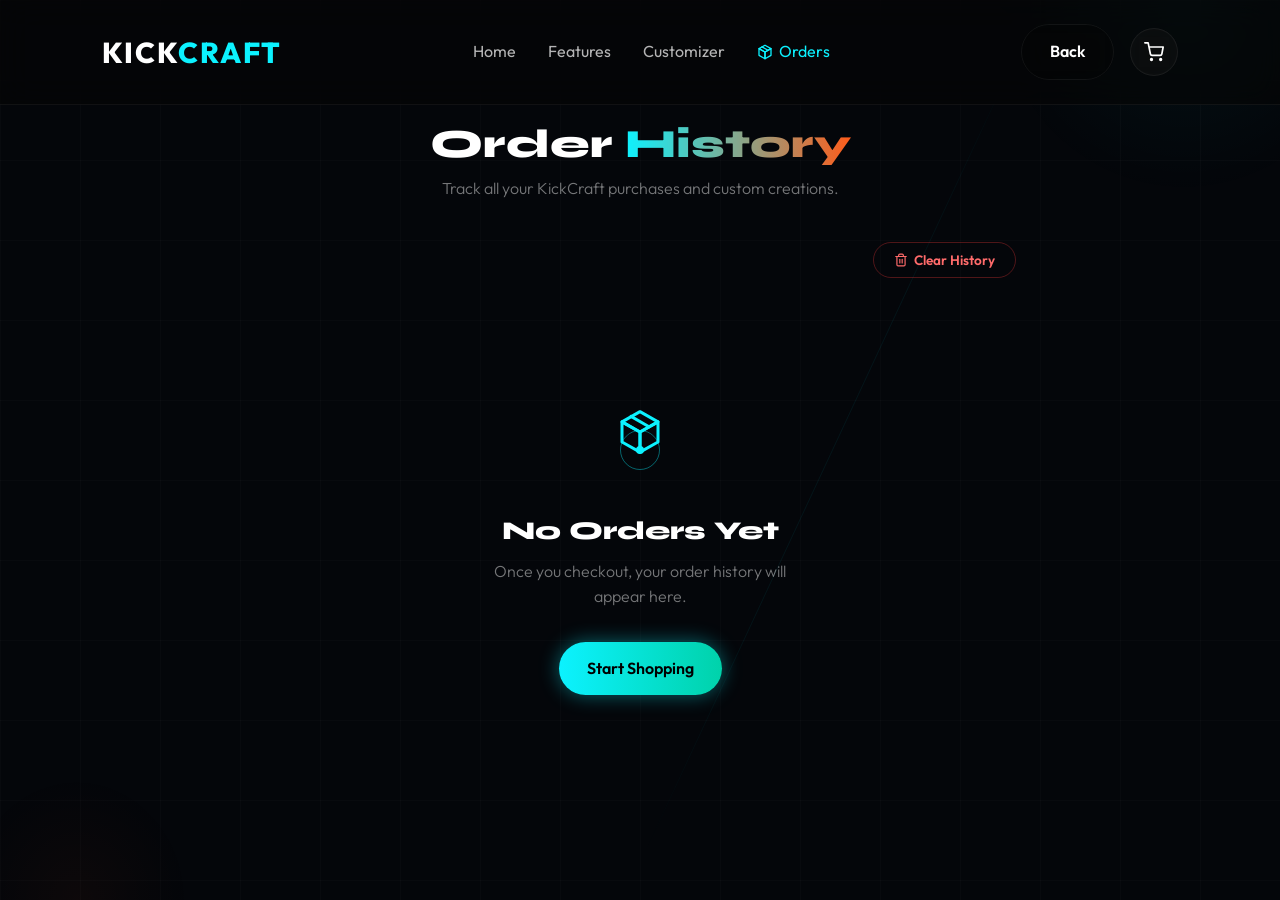
<file: orders.html>
<!DOCTYPE html>
<html lang="en">
<head>
    <meta charset="UTF-8">
    <meta name="viewport" content="width=device-width, initial-scale=1.0">
    <title>Order History | KICKCRAFT</title>
    <meta name="description" content="View your KickCraft order history and track your custom sneaker orders.">
    <link href="https://fonts.googleapis.com/css2?family=Outfit:wght@300;400;600;800&family=Syne:wght@800&display=swap" rel="stylesheet">
    <link rel="stylesheet" href="style.css">
</head>
<body>
    <!-- ATMOSPHERE FOG & STREAKS -->
    <div class="top-right-fog"></div>
    <div class="bottom-left-fog"></div>
    <div class="light-streak"></div>

    <!-- CUSTOM CURSOR -->
    <div class="custom-cursor-dot" id="cursorDot"></div>
    <div class="custom-cursor-ring" id="cursorRing"></div>

    <nav class="navbar">
        <div class="logo">KICK<span>CRAFT</span></div>
        <ul class="nav-links">
            <li><a href="index.html">Home</a></li>
            <li><a href="index.html#features">Features</a></li>
            <li><a href="customize.html">Customizer</a></li>
            <li><a href="orders.html" class="active" style="display: flex; align-items: center; gap: 6px;"><svg xmlns="http://www.w3.org/2000/svg" width="16" height="16" viewBox="0 0 24 24" fill="none" stroke="currentColor" stroke-width="2" stroke-linecap="round" stroke-linejoin="round" style="display: inline-block;"><line x1="16.5" y1="9.4" x2="7.5" y2="4.21"></line><polygon points="12 22.08 12 12 3 6.92 3 17 12 22.08"></polygon><polygon points="12 22.08 12 12 21 6.92 21 17 12 22.08"></polygon><polygon points="12 12 3 6.92 12 1.84 21 6.92 12 12"></polygon></svg> Orders</a></li>
        </ul>
        <div class="navbar-right">
            <a href="index.html" class="btn-secondary">Back</a>
            <button class="cart-icon-btn" id="cartOpenBtn" aria-label="Shopping Cart">
                <svg xmlns="http://www.w3.org/2000/svg" width="20" height="20" viewBox="0 0 24 24" fill="none" stroke="currentColor" stroke-width="2" stroke-linecap="round" stroke-linejoin="round" class="feather feather-shopping-cart"><circle cx="9" cy="21" r="1"></circle><circle cx="20" cy="21" r="1"></circle><path d="M1 1h4l2.68 13.39a2 2 0 0 0 2 1.61h9.72a2 2 0 0 0 2-1.61L23 6H6"></path></svg>
                <span class="cart-badge" id="cartBadge" style="display: none;">0</span>
            </button>
        </div>
    </nav>

    <main class="orders-page-container">
        <div class="orders-page-header">
            <h1>Order <span class="gradient-text">History</span></h1>
            <p>Track all your KickCraft purchases and custom creations.</p>
        </div>

        <div class="orders-header-actions">
            <button class="btn-clear-orders" id="clearOrdersBtn" style="display: inline-flex; align-items: center; gap: 6px;"><svg xmlns="http://www.w3.org/2000/svg" width="14" height="14" viewBox="0 0 24 24" fill="none" stroke="currentColor" stroke-width="2" stroke-linecap="round" stroke-linejoin="round" style="display: inline-block;"><polyline points="3 6 5 6 21 6"></polyline><path d="M19 6v14a2 2 0 0 1-2 2H7a2 2 0 0 1-2-2V6m3 0V4a2 2 0 0 1 2-2h4a2 2 0 0 1 2 2v2"></path><line x1="10" y1="11" x2="10" y2="17"></line><line x1="14" y1="11" x2="14" y2="17"></line></svg> Clear History</button>
        </div>

        <div class="orders-list" id="ordersContainer">
            <!-- Orders rendered by JS -->
        </div>
    </main>

    <!-- Cart Overlay & Sidebar -->
    <div class="cart-overlay" id="cartOverlay"></div>
    <div class="cart-sidebar" id="cartSidebar">
        <div class="cart-header">
            <h3>Your Cart</h3>
            <button class="cart-close" id="cartCloseBtn">✕</button>
        </div>
        <div class="cart-items" id="cartItemsContainer">
            <div class="cart-empty">Your cart is empty.</div>
        </div>
        <div class="cart-footer">
            <div class="cart-total">
                <span>Total:</span>
                <span id="cartTotal">₹0</span>
            </div>
            <button class="btn-primary btn-checkout" style="width: 100%;">Checkout</button>
        </div>
    </div>

    <script src="main.js"></script>
</body>
</html>
</file>
<file: style.css>
:root {
    /* Existing variables mapped to the new theme colors */
    --bg-color: #04060A;
    --text-color: #FFFFFF;
    --text-muted: rgba(255, 255, 255, 0.45);
    --primary: #0CF2FF;
    --primary-glow: rgba(12, 242, 255, 0.4);
    --secondary: #FF5C1A;
    --secondary-glow: rgba(255, 92, 26, 0.4);
    --card-bg: rgba(255, 255, 255, 0.03);
    --card-border: rgba(255, 255, 255, 0.06);
    --transition: all 0.4s cubic-bezier(0.16, 1, 0.3, 1);
    
    /* Apple Vision Pro System Tokens */
    --bg-base: #04060A;
    --bg-mid: #080D14;
    --border-glow: rgba(12, 242, 255, 0.08);
    --border-glass: rgba(255, 255, 255, 0.07);
    --font-display: 'Syne', sans-serif;
    --font-body: 'Outfit', sans-serif;
}

/* Base Reset & Typography */
* {
    margin: 0;
    padding: 0;
    box-sizing: border-box;
}

html {
    scroll-behavior: smooth;
}

body {
    font-family: var(--font-body);
    font-weight: 300;
    background-color: var(--bg-color);
    color: var(--text-color);
    line-height: 1.6;
    overflow-x: hidden;
    position: relative;
}

/* Faint grid background overlay */
body::before {
    content: '';
    position: fixed;
    inset: 0;
    background-image: 
        linear-gradient(rgba(255, 255, 255, 0.018) 1px, transparent 1px),
        linear-gradient(90deg, rgba(255, 255, 255, 0.018) 1px, transparent 1px);
    background-size: 80px 80px;
    pointer-events: none;
    z-index: -3;
}

/* Glassmorphism System Utility */
.glass {
    background: var(--card-bg);
    backdrop-filter: blur(24px) saturate(180%);
    -webkit-backdrop-filter: blur(24px) saturate(180%);
    border: 1px solid var(--border-glass);
    box-shadow:
        0 0 0 1px rgba(12, 242, 255, 0.04),
        0 32px 64px rgba(0, 0, 0, 0.6),
        inset 0 1px 0 rgba(255, 255, 255, 0.08);
}

/* Atmosphere / Fog compositions */
.blob-bg { display: none; }

.top-right-fog {
    position: fixed;
    top: 0;
    right: 0;
    width: 50vw;
    height: 60vh;
    background: radial-gradient(ellipse 50% 60% at 85% 0%, rgba(12, 242, 255, 0.05) 0%, transparent 60%);
    pointer-events: none;
    z-index: -2;
}

.bottom-left-fog {
    position: fixed;
    bottom: 0;
    left: 0;
    width: 40vw;
    height: 50vh;
    background: radial-gradient(ellipse 40% 50% at 15% 100%, rgba(255, 92, 26, 0.04) 0%, transparent 55%);
    pointer-events: none;
    z-index: -2;
}

/* Diagonal light streak */
.light-streak {
    position: fixed;
    top: 0;
    bottom: 0;
    left: 65%;
    width: 1px;
    background: linear-gradient(to bottom, transparent, rgba(12, 242, 255, 0.06) 30%, rgba(12, 242, 255, 0.06) 70%, transparent);
    transform: rotate(25deg);
    pointer-events: none;
    z-index: -1;
}

/* Custom Cursor styling */
.custom-cursor-dot {
    position: fixed;
    top: 0;
    left: 0;
    width: 8px;
    height: 8px;
    background: var(--primary);
    border-radius: 50%;
    pointer-events: none;
    z-index: 10000;
    transform: translate(-50%, -50%);
    transition: transform 0.2s ease;
}

.custom-cursor-ring {
    position: fixed;
    top: 0;
    left: 0;
    width: 40px;
    height: 40px;
    border: 1px solid rgba(12, 242, 255, 0.4);
    border-radius: 50%;
    pointer-events: none;
    z-index: 9999;
    transform: translate(-50%, -50%);
    transition: width 0.3s, height 0.3s, border-color 0.3s;
}

.custom-cursor-ring.hover-active {
    width: 60px;
    height: 60px;
    border-color: rgba(255, 92, 26, 0.6);
    background: rgba(255, 92, 26, 0.05);
}

.custom-cursor-dot.hover-active {
    transform: translate(-50%, -50%) scale(0.5);
    background: rgba(255, 92, 26, 1);
}

/* Typography Utility */
.gradient-text {
    background: linear-gradient(90deg, var(--primary), var(--secondary));
    -webkit-background-clip: text;
    background-clip: text;
    -webkit-text-fill-color: transparent;
    display: inline-block;
}

h1, h2, h3, h4 {
    font-family: var(--font-display);
    font-weight: 800;
    line-height: 1.2;
}

p {
    color: var(--text-muted);
}

/* Buttons */
.btn-primary, .btn-secondary {
    display: inline-block;
    padding: 14px 28px;
    border-radius: 30px;
    font-weight: 600;
    text-decoration: none;
    transition: var(--transition);
    cursor: pointer;
    font-size: 1rem;
}

.btn-primary {
    background: linear-gradient(90deg, var(--primary), #00d2aa);
    color: #000;
    border: none;
}

.btn-primary.glow {
    box-shadow: 0 0 20px var(--primary-glow);
}

.btn-primary:hover {
    transform: translateY(-2px);
    box-shadow: 0 0 30px var(--primary-glow);
    filter: brightness(1.1);
}

.btn-secondary {
    background: transparent;
    color: var(--text-color);
    border: 1px solid var(--card-border);
    backdrop-filter: blur(10px);
}

.btn-secondary:hover {
    background: var(--card-bg);
    border-color: var(--primary);
    transform: translateY(-2px);
}

.btn-text {
    color: var(--primary);
    text-decoration: none;
    font-weight: 600;
    font-size: 0.9rem;
    position: relative;
    transition: var(--transition);
}

.btn-text::after {
    content: '';
    position: absolute;
    width: 0;
    height: 2px;
    bottom: -2px;
    left: 0;
    background-color: var(--primary);
    transition: var(--transition);
}

.btn-text:hover::after {
    width: 100%;
}

/* Navbar */
.navbar {
    display: flex;
    justify-content: space-between;
    align-items: center;
    padding: 24px 8%;
    position: fixed;
    top: 0;
    width: 100%;
    z-index: 100;
    background: rgba(5, 5, 5, 0.6);
    backdrop-filter: blur(16px);
    border-bottom: 1px solid rgba(255,255,255,0.05);
}

.logo {
    font-size: 1.8rem;
    font-weight: 800;
    letter-spacing: 2px;
}

.logo span {
    color: var(--primary);
}

.nav-links {
    display: flex;
    list-style: none;
    gap: 32px;
}

.nav-links img {
    display: none;
}

.nav-links a {
    color: var(--text-color);
    text-decoration: none;
    font-weight: 400;
    font-size: 1rem;
    transition: var(--transition);
    opacity: 0.7;
}

.nav-links a:hover, .nav-links a.active {
    opacity: 1;
    color: var(--primary);
}

/* Hero Section */
.hero {
    display: flex;
    align-items: center;
    justify-content: space-between;
    min-height: 100vh;
    padding: 120px 8% 0;
    gap: 40px;
}

.hero-content {
    flex: 1;
    max-width: 600px;
}

.hero-title {
    font-size: 4.5rem;
    margin-bottom: 24px;
}

.hero-subtitle {
    font-size: 1.25rem;
    margin-bottom: 40px;
    max-width: 480px;
}

.hero-buttons {
    display: flex;
    gap: 20px;
    margin-bottom: 60px;
}

.stats {
    display: flex;
    gap: 40px;
    border-top: 1px solid var(--card-border);
    padding-top: 32px;
}

.stat-item h4 {
    font-size: 1.8rem;
    color: var(--text-color);
}

.stat-item p {
    font-size: 0.9rem;
    text-transform: uppercase;
    letter-spacing: 1px;
}

.hero-image-wrapper {
    flex: 1;
    position: relative;
    display: flex;
    justify-content: center;
    align-items: center;
}

.glow-orb {
    position: absolute;
    width: 400px;
    height: 400px;
    background: radial-gradient(circle, var(--primary-glow) 0%, rgba(0,0,0,0) 60%);
    border-radius: 50%;
    z-index: -1;
    animation: float 6s ease-in-out infinite;
}

.hero-image {
    width: 100%;
    max-width: 800px;
    transform: rotate(-10deg);
    filter: drop-shadow(0 30px 40px rgba(0,0,0,0.8));
    animation: floatShoe 8s ease-in-out infinite;
    transition: transform 0.3s ease;
}

.hero-image:hover {
    transform: scale(1.05) rotate(-5deg);
}

@keyframes float {
    0%, 100% { transform: translateY(0); }
    50% { transform: translateY(-30px); }
}

@keyframes floatShoe {
    0%, 100% { transform: translateY(0) rotate(-10deg); }
    50% { transform: translateY(-20px) rotate(-12deg); }
}

/* Repeated Global Section Styles */
.section-header {
    text-align: center;
    margin-bottom: 60px;
}

.section-header h2 {
    font-size: 3rem;
    margin-bottom: 16px;
}

.section-header p {
    font-size: 1.1rem;
    max-width: 500px;
    margin: 0 auto;
}

/* Features Section */
.features-section {
    padding: 100px 8%;
    background: linear-gradient(to bottom, transparent, rgba(0,255,204,0.02), transparent);
}

.features-grid {
    display: grid;
    grid-template-columns: repeat(auto-fit, minmax(300px, 1fr));
    gap: 30px;
}

.feature-card {
    background: var(--card-bg);
    border: 1px solid var(--card-border);
    border-radius: 20px;
    padding: 40px 30px;
    backdrop-filter: blur(10px);
    transition: var(--transition);
    position: relative;
}

.feature-card:hover {
    transform: translateY(-10px);
    border-color: rgba(0, 255, 204, 0.3);
    box-shadow: 0 20px 40px rgba(0, 0, 0, 0.4);
}

.icon-box {
    font-size: 2.5rem;
    margin-bottom: 24px;
    width: 60px;
    height: 60px;
    background: rgba(255,255,255,0.05);
    border-radius: 12px;
    display: flex;
    justify-content: center;
    align-items: center;
}

.feature-card h3 {
    font-size: 1.5rem;
    margin-bottom: 16px;
}

.step-badge {
    position: absolute;
    top: 16px;
    right: 16px;
    background: linear-gradient(90deg, var(--primary), #00d2aa);
    color: #000;
    font-size: 0.75rem;
    font-weight: 700;
    padding: 5px 14px;
    border-radius: 20px;
    letter-spacing: 0.5px;
    text-transform: uppercase;
    box-shadow: 0 0 12px var(--primary-glow);
}

/* Gallery Section */
.gallery-section {
    padding: 100px 8%;
}

.gallery-grid {
    display: grid;
    grid-template-columns: repeat(auto-fit, minmax(400px, 1fr));
    gap: 40px;
}

.gallery-card {
    background: var(--card-bg);
    border: 1px solid var(--card-border);
    border-radius: 24px;
    overflow: hidden;
    position: relative;
    transition: var(--transition);
    cursor: pointer;
}

.gallery-card img {
    width: 100%;
    height: 400px;
    object-fit: cover;
    transition: transform 0.5s ease;
}

.gallery-card:hover img {
    transform: scale(1.05);
}

.gallery-card:hover {
    box-shadow: 0 10px 40px var(--primary-glow);
    border-color: var(--primary);
}

.card-content {
    position: absolute;
    bottom: 0;
    left: 0;
    width: 100%;
    padding: 30px;
    background: linear-gradient(to top, rgba(0,0,0,0.9) 0%, rgba(0,0,0,0) 100%);
}

.card-content h3 {
    font-size: 1.8rem;
    margin-bottom: 8px;
}

.card-content p {
    margin-bottom: 16px;
    font-size: 0.9rem;
}

/* Footer */
footer {
    border-top: 1px solid var(--card-border);
    padding: 80px 8% 40px;
    background: rgba(0,0,0,0.5);
}

.footer-content {
    display: flex;
    justify-content: space-between;
    flex-wrap: wrap;
    gap: 40px;
    margin-bottom: 60px;
}

.footer-brand {
    flex: 1;
    min-width: 300px;
}

.footer-brand p {
    margin-top: 16px;
    max-width: 300px;
}

.footer-links {
    display: flex;
    gap: 60px;
}

.link-col h4 {
    margin-bottom: 24px;
    font-size: 1.1rem;
}

.link-col a {
    display: block;
    color: var(--text-muted);
    text-decoration: none;
    margin-bottom: 12px;
    transition: var(--transition);
}

.link-col a:hover {
    color: var(--primary);
    transform: translateX(4px);
}

.footer-bottom {
    text-align: center;
    border-top: 1px solid var(--card-border);
    padding-top: 24px;
}

/* Responsive Design */
@media (max-width: 992px) {
    .hero {
        flex-direction: column;
        text-align: center;
        padding-top: 150px;
    }
    .hero-content {
        max-width: 100%;
    }
    .hero-title {
        font-size: 3.5rem;
    }
    .hero-buttons {
        justify-content: center;
    }
    .stats {
        justify-content: center;
    }
    .hero-image {
        margin-top: 40px;
    }
    .nav-links {
        display: none;
    }
}

@media (max-width: 768px) {
    .gallery-grid {
        grid-template-columns: 1fr;
    }
    .hero-title {
        font-size: 2.8rem;
    }
    .section-header h2 {
        font-size: 2.2rem;
    }
}

/* ===== CART STYLES ===== */

/* Navbar right group */
.navbar-right {
    display: flex;
    align-items: center;
    gap: 16px;
}

/* Cart icon button in navbar */
.cart-icon-btn {
    position: relative;
    background: var(--card-bg);
    border: 1px solid var(--card-border);
    border-radius: 50%;
    width: 48px;
    height: 48px;
    font-size: 1.3rem;
    cursor: pointer;
    display: flex;
    align-items: center;
    justify-content: center;
    transition: var(--transition);
    backdrop-filter: blur(10px);
    color: var(--text-color);
}

.cart-icon-btn:hover {
    border-color: var(--primary);
    box-shadow: 0 0 16px var(--primary-glow);
    transform: scale(1.08);
}

.cart-badge {
    position: absolute;
    top: -6px;
    right: -6px;
    background: var(--secondary);
    color: #fff;
    font-size: 0.65rem;
    font-weight: 700;
    width: 20px;
    height: 20px;
    border-radius: 50%;
    display: flex;
    align-items: center;
    justify-content: center;
    box-shadow: 0 0 8px var(--secondary-glow);
    animation: popIn 0.2s ease;
}

@keyframes popIn {
    0%   { transform: scale(0); }
    70%  { transform: scale(1.2); }
    100% { transform: scale(1); }
}

/* Add to Cart button on gallery cards */
.card-actions {
    display: flex;
    align-items: center;
    justify-content: space-between;
    gap: 12px;
    flex-wrap: wrap;
}

.btn-add-cart {
    background: linear-gradient(90deg, var(--primary), #00d2aa);
    color: #000;
    border: none;
    border-radius: 20px;
    padding: 8px 18px;
    font-size: 0.85rem;
    font-weight: 700;
    font-family: 'Outfit', sans-serif;
    cursor: pointer;
    transition: var(--transition);
    white-space: nowrap;
}

.btn-add-cart:hover {
    transform: translateY(-2px);
    box-shadow: 0 0 20px var(--primary-glow);
    filter: brightness(1.1);
}

.btn-add-cart:active {
    transform: scale(0.96);
}

/* Cart overlay */
.cart-overlay {
    position: fixed;
    inset: 0;
    background: rgba(0, 0, 0, 0.6);
    backdrop-filter: blur(4px);
    z-index: 200;
    opacity: 0;
    pointer-events: none;
    transition: opacity 0.3s ease;
}

.cart-overlay.cart-open {
    opacity: 1;
    pointer-events: all;
}

/* Cart sidebar */
.cart-sidebar {
    position: fixed;
    top: 0;
    right: 0;
    width: 380px;
    max-width: 95vw;
    height: 100vh;
    background: rgba(10, 10, 10, 0.95);
    border-left: 1px solid var(--card-border);
    backdrop-filter: blur(24px);
    z-index: 300;
    transform: translateX(100%);
    transition: transform 0.35s cubic-bezier(0.25, 0.8, 0.25, 1);
    display: flex;
    flex-direction: column;
}

.cart-sidebar.cart-open {
    transform: translateX(0);
}

.cart-header {
    display: flex;
    justify-content: space-between;
    align-items: center;
    padding: 28px 28px 20px;
    border-bottom: 1px solid var(--card-border);
}

.cart-header h3 {
    font-size: 1.4rem;
    font-weight: 800;
}

.cart-close {
    background: none;
    border: 1px solid var(--card-border);
    color: var(--text-color);
    font-size: 1rem;
    cursor: pointer;
    width: 36px;
    height: 36px;
    border-radius: 50%;
    display: flex;
    align-items: center;
    justify-content: center;
    transition: var(--transition);
}

.cart-close:hover {
    border-color: var(--secondary);
    color: var(--secondary);
}

/* Cart items list */
.cart-items {
    flex: 1;
    overflow-y: auto;
    padding: 20px 28px;
    display: flex;
    flex-direction: column;
    gap: 16px;
}

.cart-empty {
    text-align: center;
    margin-top: 60px;
    font-size: 1rem;
    color: var(--text-muted);
}

.cart-item {
    display: flex;
    align-items: center;
    justify-content: space-between;
    background: var(--card-bg);
    border: 1px solid var(--card-border);
    border-radius: 14px;
    padding: 16px 18px;
    transition: var(--transition);
}

.cart-item:hover {
    border-color: var(--primary);
}

.cart-item-info {
    display: flex;
    flex-direction: column;
    gap: 4px;
}

.cart-item-name {
    font-weight: 700;
    font-size: 1rem;
}

.cart-item-price {
    font-size: 0.85rem;
    color: var(--primary);
}

.cart-item-remove {
    background: none;
    border: 1px solid rgba(255,255,255,0.1);
    color: var(--text-muted);
    width: 30px;
    height: 30px;
    border-radius: 50%;
    cursor: pointer;
    font-size: 0.8rem;
    display: flex;
    align-items: center;
    justify-content: center;
    transition: var(--transition);
    flex-shrink: 0;
}

.cart-item-remove:hover {
    border-color: var(--secondary);
    color: var(--secondary);
}

/* Cart footer */
.cart-footer {
    padding: 20px 28px 32px;
    border-top: 1px solid var(--card-border);
}

.cart-total {
    display: flex;
    justify-content: space-between;
    font-size: 1.15rem;
    font-weight: 700;
    margin-bottom: 20px;
    color: var(--text-color);
}

.cart-total span:last-child {
    color: var(--primary);
    font-size: 1.3rem;
}

.btn-checkout {
    width: 100%;
    text-align: center;
    padding: 16px;
    border-radius: 30px;
    font-size: 1rem;
    border: none;
    cursor: pointer;
}

/* ===== SHIPPING BANNER ===== */
.shipping-banner {
    background: linear-gradient(90deg, var(--secondary), #a855f7, var(--primary));
    background-size: 200% auto;
    animation: bannerShift 4s linear infinite;
    color: #fff;
    text-align: center;
    font-size: 0.82rem;
    font-weight: 600;
    padding: 10px 16px;
    letter-spacing: 0.5px;
    position: relative;
    z-index: 101;
}

@keyframes bannerShift {
    0%   { background-position: 0% center; }
    100% { background-position: 200% center; }
}

.shipping-banner + .navbar { top: 38px; }

/* ===== TOAST ===== */
.toast {
    position: fixed;
    bottom: 32px;
    left: 50%;
    transform: translateX(-50%) translateY(80px);
    background: linear-gradient(90deg, var(--primary), #00d2aa);
    color: #000;
    font-weight: 700;
    font-family: 'Outfit', sans-serif;
    padding: 14px 28px;
    border-radius: 40px;
    font-size: 0.95rem;
    box-shadow: 0 8px 32px var(--primary-glow);
    z-index: 9999;
    opacity: 0;
    transition: transform 0.35s ease, opacity 0.35s ease;
    pointer-events: none;
    white-space: nowrap;
}

.toast.show {
    opacity: 1;
    transform: translateX(-50%) translateY(0);
}

/* ===== LIMITED DROPS / COUNTDOWN ===== */
.drops-section {
    padding: 80px 8%;
    background: linear-gradient(135deg, rgba(255,0,127,0.06) 0%, rgba(0,255,204,0.04) 100%);
    border-top: 1px solid var(--card-border);
    border-bottom: 1px solid var(--card-border);
    text-align: center;
}

.drops-inner {
    max-width: 700px;
    margin: 0 auto;
    display: flex;
    flex-direction: column;
    align-items: center;
    gap: 20px;
}

.drops-label {
    font-size: 0.85rem;
    font-weight: 700;
    letter-spacing: 2px;
    text-transform: uppercase;
    color: var(--secondary);
    background: rgba(255,0,127,0.1);
    border: 1px solid rgba(255,0,127,0.2);
    border-radius: 30px;
    padding: 6px 18px;
}

.drops-title { font-size: 2.8rem; font-weight: 800; }
.drops-sub   { font-size: 1rem; color: var(--text-muted); }

.countdown {
    display: flex;
    gap: 12px;
    align-items: center;
    justify-content: center;
    margin: 8px 0;
}

.countdown-block {
    display: flex;
    flex-direction: column;
    align-items: center;
    background: var(--card-bg);
    border: 1px solid var(--card-border);
    border-radius: 16px;
    padding: 18px 24px;
    min-width: 80px;
    backdrop-filter: blur(10px);
}

.countdown-block span {
    font-size: 2.2rem;
    font-weight: 800;
    color: var(--primary);
    line-height: 1;
}

.countdown-block label {
    font-size: 0.7rem;
    text-transform: uppercase;
    letter-spacing: 1px;
    color: var(--text-muted);
    margin-top: 6px;
}

.countdown-sep {
    font-size: 2rem;
    font-weight: 800;
    color: var(--secondary);
    margin-bottom: 18px;
}

/* ===== SHOP SECTION ===== */
.shop-section {
    padding: 100px 8%;
    background: linear-gradient(to bottom, transparent, rgba(0,255,204,0.02), transparent);
}

.shop-grid {
    display: grid;
    grid-template-columns: repeat(auto-fit, minmax(300px, 1fr));
    gap: 32px;
}

.shop-card {
    background: var(--card-bg);
    border: 1px solid var(--card-border);
    border-radius: 24px;
    overflow: hidden;
    position: relative;
    transition: var(--transition);
    display: flex;
    flex-direction: column;
}

.shop-card:hover {
    transform: translateY(-8px);
    border-color: rgba(0,255,204,0.35);
    box-shadow: 0 20px 50px rgba(0,0,0,0.5);
}

.shop-badge {
    position: absolute;
    top: 16px;
    left: 16px;
    background: linear-gradient(90deg, var(--secondary), #ff5f9e);
    color: #fff;
    font-size: 0.72rem;
    font-weight: 700;
    letter-spacing: 1px;
    text-transform: uppercase;
    padding: 5px 12px;
    border-radius: 20px;
    z-index: 2;
}

.new-badge {
    background: linear-gradient(90deg, var(--primary), #00d2aa) !important;
    color: #000 !important;
}

.shop-card img {
    width: 100%;
    height: 220px;
    object-fit: cover;
    transition: transform 0.5s ease;
}

.shop-card:hover img { transform: scale(1.05); }

.shop-swatches {
    display: flex;
    gap: 8px;
    padding: 12px 20px 0;
}

.swatch {
    width: 18px;
    height: 18px;
    border-radius: 50%;
    border: 2px solid rgba(255,255,255,0.2);
    cursor: pointer;
    transition: var(--transition);
    display: inline-block;
}

.swatch:hover {
    transform: scale(1.3);
    border-color: var(--primary);
}

.shop-info {
    padding: 16px 20px 24px;
    flex: 1;
    display: flex;
    flex-direction: column;
}

.shop-info h3  { font-size: 1.4rem; margin-bottom: 6px; }

.shop-stars {
    font-size: 1rem;
    color: #fbbf24;
    margin-bottom: 8px;
}

.shop-stars span {
    color: var(--text-muted);
    font-size: 0.8rem;
    font-weight: 400;
}

.shop-price {
    font-size: 1.5rem;
    font-weight: 800;
    color: var(--primary) !important;
    margin-bottom: 16px;
}

/* Size Selector */
.size-selector { margin-bottom: 16px; }

.size-selector label {
    font-size: 0.75rem;
    text-transform: uppercase;
    letter-spacing: 1px;
    color: var(--text-muted);
    display: block;
    margin-bottom: 8px;
}

.size-options { display: flex; gap: 8px; flex-wrap: wrap; }

.size-btn {
    background: rgba(255,255,255,0.04);
    border: 1px solid var(--card-border);
    color: var(--text-color);
    font-family: 'Outfit', sans-serif;
    font-size: 0.85rem;
    font-weight: 600;
    width: 40px;
    height: 36px;
    border-radius: 8px;
    cursor: pointer;
    transition: var(--transition);
}

.size-btn:hover { border-color: var(--primary); color: var(--primary); }
.size-radio:checked + .size-btn { background: var(--primary); color: #000; border-color: var(--primary); }

/* Build Your Own CTA card */
.shop-card-cta {
    background: linear-gradient(135deg, rgba(0,255,204,0.06), rgba(255,0,127,0.06));
    border: 1px dashed rgba(0,255,204,0.3) !important;
    display: flex;
    align-items: center;
    justify-content: center;
    min-height: 420px;
}

.cta-card-inner {
    text-align: center;
    padding: 40px 30px;
    display: flex;
    flex-direction: column;
    align-items: center;
    gap: 12px;
}

.cta-icon {
    font-size: 3rem;
    width: 80px;
    height: 80px;
    background: rgba(0,255,204,0.1);
    border: 1px solid rgba(0,255,204,0.2);
    border-radius: 50%;
    display: flex;
    align-items: center;
    justify-content: center;
    margin-bottom: 8px;
}

.cta-card-inner h3 { font-size: 1.6rem; }
.cta-card-inner p  { font-size: 0.95rem; color: var(--text-muted); max-width: 240px; }

/* ===== TESTIMONIALS ===== */
.testimonials-section {
    padding: 100px 8%;
    background: linear-gradient(to bottom, transparent, rgba(255,0,127,0.02), transparent);
}

.testimonials-grid {
    display: grid;
    grid-template-columns: repeat(auto-fit, minmax(280px, 1fr));
    gap: 28px;
}

.testimonial-card {
    background: var(--card-bg);
    border: 1px solid var(--card-border);
    border-radius: 20px;
    padding: 32px 28px;
    backdrop-filter: blur(10px);
    transition: var(--transition);
    display: flex;
    flex-direction: column;
    gap: 16px;
}

.testimonial-card:hover {
    transform: translateY(-6px);
    border-color: rgba(0,255,204,0.3);
    box-shadow: 0 16px 40px rgba(0,0,0,0.4);
}

.t-stars { font-size: 1.1rem; color: #fbbf24; }

.t-quote {
    font-size: 0.95rem;
    color: var(--text-color) !important;
    line-height: 1.7;
    font-style: italic;
    opacity: 0.85;
}

.t-author { display: flex; align-items: center; gap: 12px; margin-top: 4px; }

.t-avatar {
    width: 42px;
    height: 42px;
    border-radius: 50%;
    background: linear-gradient(135deg, var(--primary), var(--secondary));
    display: flex;
    align-items: center;
    justify-content: center;
    font-weight: 800;
    font-size: 0.85rem;
    color: #000;
    flex-shrink: 0;
}

.t-author strong { display: block; font-size: 0.95rem; color: var(--text-color); }
.t-author span   { font-size: 0.78rem; color: var(--primary); font-weight: 600; }

/* ===== NEWSLETTER ===== */
.newsletter-section {
    padding: 80px 8%;
    border-top: 1px solid var(--card-border);
}

.newsletter-inner {
    display: flex;
    align-items: center;
    justify-content: space-between;
    gap: 40px;
    flex-wrap: wrap;
    border: 1px solid var(--card-border);
    border-radius: 28px;
    padding: 50px 56px;
    backdrop-filter: blur(10px);
    background: linear-gradient(135deg, rgba(0,255,204,0.04), rgba(255,0,127,0.04));
}

.newsletter-text { max-width: 480px; }
.newsletter-text h2 { font-size: 2.2rem; margin-bottom: 12px; }
.newsletter-text p  { font-size: 1rem; }

.newsletter-form {
    display: flex;
    gap: 12px;
    flex-wrap: wrap;
    flex: 1;
    min-width: 280px;
}

.newsletter-form input {
    flex: 1;
    min-width: 220px;
    padding: 14px 22px;
    border-radius: 30px;
    border: 1px solid var(--card-border);
    background: rgba(255,255,255,0.05);
    color: var(--text-color);
    font-family: 'Outfit', sans-serif;
    font-size: 1rem;
    outline: none;
    transition: var(--transition);
}

.newsletter-form input:focus {
    border-color: var(--primary);
    box-shadow: 0 0 12px var(--primary-glow);
}

.newsletter-form input::placeholder { color: var(--text-muted); }

/* ===== RESPONSIVE NEW SECTIONS ===== */
@media (max-width: 768px) {
    .drops-title { font-size: 2rem; }
    .countdown-block { padding: 12px 16px; min-width: 64px; }
    .countdown-block span { font-size: 1.6rem; }
    .newsletter-inner { padding: 32px 24px; }
    .newsletter-text h2 { font-size: 1.6rem; }
    .shop-card-cta { min-height: 300px; }
}

@media (max-width: 768px) {
    .customizer-container {
        flex-direction: column;
        height: auto;
    }

    .customizer-body {
        overflow: auto;
    }

    .config-panel {
        width: 100%;
    }
}

/* ===== PAYMENT MODAL ===== */
.payment-modal-overlay {
    position: fixed;
    inset: 0;
    background: rgba(0, 0, 0, 0.75);
    backdrop-filter: blur(8px);
    z-index: 500;
    display: flex;
    align-items: center;
    justify-content: center;
    opacity: 0;
    pointer-events: none;
    transition: opacity 0.35s ease;
}

.payment-modal-overlay.active {
    opacity: 1;
    pointer-events: all;
}

.payment-modal {
    background: rgba(15, 15, 15, 0.97);
    border: 1px solid var(--card-border);
    border-radius: 28px;
    padding: 40px 36px;
    width: 480px;
    max-width: 95vw;
    max-height: 90vh;
    overflow-y: auto;
    position: relative;
    transform: translateY(30px) scale(0.96);
    transition: transform 0.35s ease;
    scrollbar-width: thin;
    scrollbar-color: rgba(255,255,255,0.1) transparent;
}

.payment-modal-overlay.active .payment-modal {
    transform: translateY(0) scale(1);
}

.payment-close {
    position: absolute;
    top: 16px;
    right: 16px;
    background: none;
    border: 1px solid var(--card-border);
    color: var(--text-color);
    font-size: 1rem;
    cursor: pointer;
    width: 36px;
    height: 36px;
    border-radius: 50%;
    display: flex;
    align-items: center;
    justify-content: center;
    transition: var(--transition);
    z-index: 2;
}

.payment-close:hover {
    border-color: var(--secondary);
    color: var(--secondary);
}

.payment-header {
    text-align: center;
    margin-bottom: 28px;
}

.payment-logo {
    font-size: 1.4rem;
    font-weight: 800;
    letter-spacing: 2px;
    margin-bottom: 8px;
}

.payment-logo span {
    color: var(--primary);
}

.payment-header h2 {
    font-size: 1.8rem;
    margin-bottom: 6px;
}

.payment-summary-text {
    font-size: 1rem;
    color: var(--primary);
    font-weight: 600;
}

.payment-form {
    display: flex;
    flex-direction: column;
    gap: 16px;
}

.form-group {
    display: flex;
    flex-direction: column;
    gap: 6px;
}

.form-group label {
    font-size: 0.8rem;
    font-weight: 600;
    text-transform: uppercase;
    letter-spacing: 1px;
    color: var(--text-muted);
}

.form-group input {
    padding: 14px 18px;
    border-radius: 14px;
    border: 1px solid var(--card-border);
    background: rgba(255, 255, 255, 0.04);
    color: var(--text-color);
    font-family: 'Outfit', sans-serif;
    font-size: 1rem;
    outline: none;
    transition: var(--transition);
}

.form-group input:focus {
    border-color: var(--primary);
    box-shadow: 0 0 12px var(--primary-glow);
}

.form-group input::placeholder {
    color: rgba(255, 255, 255, 0.2);
}

.form-divider {
    height: 1px;
    background: var(--card-border);
    margin: 8px 0;
}

.form-section-title {
    font-size: 1rem;
    font-weight: 700;
    margin-bottom: 4px;
}

.form-row {
    display: flex;
    gap: 16px;
}

.form-row .form-group {
    flex: 1;
}

.btn-pay {
    width: 100%;
    text-align: center;
    padding: 16px;
    font-size: 1.1rem;
    font-weight: 700;
    border: none;
    cursor: pointer;
    margin-top: 8px;
    display: flex;
    align-items: center;
    justify-content: center;
    gap: 10px;
}

.btn-pay:disabled {
    opacity: 0.7;
    cursor: wait;
}

.pay-spinner {
    width: 20px;
    height: 20px;
    border: 3px solid rgba(0, 0, 0, 0.2);
    border-top-color: #000;
    border-radius: 50%;
    animation: spin3d 0.7s linear infinite;
}

.payment-success {
    display: flex;
    flex-direction: column;
    align-items: center;
    text-align: center;
    gap: 12px;
    padding: 20px 0;
}

.success-icon {
    font-size: 4rem;
    animation: popIn 0.5s ease;
}

.payment-success h2 {
    font-size: 1.8rem;
    color: var(--primary);
}

.payment-success p {
    font-size: 1rem;
    color: var(--text-muted);
    max-width: 320px;
}

.order-id-display {
    font-family: 'Outfit', monospace;
    font-size: 0.9rem;
    font-weight: 700;
    color: var(--text-color) !important;
    background: rgba(255, 255, 255, 0.05);
    border: 1px solid var(--card-border);
    padding: 10px 20px;
    border-radius: 12px;
    letter-spacing: 1px;
    margin-top: 4px;
}

/* ===== PAYMENT METHOD SELECTION ===== */
.payment-methods-selector {
    display: flex;
    gap: 8px;
    margin-bottom: 20px;
    background: rgba(255, 255, 255, 0.02);
    border: 1px solid var(--card-border);
    border-radius: 16px;
    padding: 6px;
}

.method-tab {
    flex: 1;
    background: transparent;
    border: none;
    color: var(--text-muted);
    font-family: 'Outfit', sans-serif;
    font-size: 0.85rem;
    font-weight: 600;
    padding: 10px 6px;
    border-radius: 12px;
    cursor: pointer;
    transition: var(--transition);
    display: flex;
    flex-direction: column;
    align-items: center;
    gap: 6px;
}

.method-tab:hover {
    color: var(--text-color);
    background: rgba(255, 255, 255, 0.03);
}

.method-tab.active {
    color: #000;
    background: linear-gradient(90deg, var(--primary), #00d2aa);
    box-shadow: 0 0 15px var(--primary-glow);
}

.method-tab .icon {
    font-size: 1.2rem;
}

/* Method containers transition */
.method-content {
    display: block;
    animation: fadeInPayment 0.3s ease;
}

.method-content.hidden {
    display: none;
}

/* UPI Styles */
.upi-verify-wrapper {
    display: flex;
    gap: 10px;
}

.upi-verify-wrapper input {
    flex: 1;
}

.btn-verify-upi {
    padding: 10px 16px;
    border-radius: 12px;
    font-size: 0.85rem;
    font-weight: 600;
    cursor: pointer;
    background: rgba(255, 255, 255, 0.05);
    border: 1px solid var(--card-border);
    color: var(--text-color);
    transition: var(--transition);
}

.btn-verify-upi:hover {
    border-color: var(--primary);
    color: var(--primary);
}

.upi-qr-section {
    display: flex;
    flex-direction: column;
    align-items: center;
    gap: 10px;
    margin-top: 15px;
    padding: 16px;
    background: rgba(255, 255, 255, 0.02);
    border: 1px solid var(--card-border);
    border-radius: 16px;
    text-align: center;
}

.qr-code-placeholder {
    width: 130px;
    height: 130px;
    background: #fff;
    border-radius: 12px;
    padding: 10px;
    display: flex;
    align-items: center;
    justify-content: center;
    position: relative;
    box-shadow: 0 0 20px rgba(255, 255, 255, 0.1);
}

.qr-code-placeholder img {
    max-width: 100%;
    max-height: 100%;
    object-fit: contain;
}

/* Scan line animation inside QR code */
.qr-scan-line {
    position: absolute;
    left: 0;
    right: 0;
    height: 3px;
    background: var(--primary);
    box-shadow: 0 0 8px var(--primary-glow);
    animation: scanAnimation 2s infinite linear;
}

@keyframes scanAnimation {
    0% { top: 0%; }
    50% { top: 100%; }
    100% { top: 0%; }
}

@keyframes fadeInPayment {
    from { opacity: 0; transform: translateY(10px); }
    to { opacity: 1; transform: translateY(0); }
}

/* COD Styles */
.cod-info-box {
    display: flex;
    align-items: flex-start;
    gap: 12px;
    padding: 16px;
    background: rgba(0, 255, 204, 0.05);
    border: 1px dashed var(--primary);
    border-radius: 16px;
    margin-top: 8px;
}

.cod-info-box .cod-icon {
    font-size: 1.8rem;
}

.cod-info-box p {
    font-size: 0.9rem;
    color: var(--text-color);
    line-height: 1.4;
    margin: 0;
}

.cod-info-box small {
    display: block;
    color: var(--text-muted);
    margin-top: 4px;
    font-size: 0.78rem;
}

/* ===== ORDER HISTORY PAGE ===== */
.orders-page-container {
    max-width: 800px;
    margin: 0 auto;
    padding: 120px 24px 60px;
    min-height: 100vh;
}

.orders-page-header {
    text-align: center;
    margin-bottom: 40px;
}

.orders-page-header h1 {
    font-size: 2.5rem;
    margin-bottom: 8px;
}

.orders-page-header p {
    font-size: 1rem;
    color: var(--text-muted);
}

.orders-header-actions {
    display: flex;
    justify-content: flex-end;
    margin-bottom: 24px;
}

.btn-clear-orders {
    background: none;
    border: 1px solid rgba(255, 60, 60, 0.3);
    color: #ff6b6b;
    font-family: 'Outfit', sans-serif;
    font-size: 0.85rem;
    font-weight: 600;
    padding: 8px 20px;
    border-radius: 20px;
    cursor: pointer;
    transition: var(--transition);
}

.btn-clear-orders:hover {
    background: rgba(255, 60, 60, 0.1);
    border-color: #ff6b6b;
}

.orders-list {
    display: flex;
    flex-direction: column;
    gap: 20px;
}

.orders-empty {
    text-align: center;
    padding: 80px 20px;
    display: flex;
    flex-direction: column;
    align-items: center;
    gap: 12px;
}

.empty-icon {
    font-size: 4rem;
    margin-bottom: 8px;
}

.orders-empty h3 {
    font-size: 1.6rem;
}

.orders-empty p {
    color: var(--text-muted);
    max-width: 320px;
}

.order-card {
    background: var(--card-bg);
    border: 1px solid var(--card-border);
    border-radius: 20px;
    overflow: hidden;
    transition: var(--transition);
}

.order-card:hover {
    border-color: rgba(0, 255, 204, 0.25);
    box-shadow: 0 8px 32px rgba(0, 0, 0, 0.3);
}

.order-card-header {
    display: flex;
    justify-content: space-between;
    align-items: center;
    padding: 20px 24px;
    border-bottom: 1px solid var(--card-border);
}

.order-meta {
    display: flex;
    flex-direction: column;
    gap: 4px;
}

.order-id {
    font-family: 'Outfit', monospace;
    font-size: 0.9rem;
    font-weight: 700;
    letter-spacing: 1px;
    color: var(--primary);
}

.order-date {
    font-size: 0.8rem;
    color: var(--text-muted);
}

.order-status {
    font-size: 0.75rem;
    font-weight: 700;
    text-transform: uppercase;
    letter-spacing: 1px;
    padding: 5px 14px;
    border-radius: 20px;
}

.order-status--confirmed {
    background: rgba(0, 255, 204, 0.1);
    border: 1px solid rgba(0, 255, 204, 0.2);
    color: var(--primary);
}

.order-items-list {
    padding: 16px 24px;
    display: flex;
    flex-direction: column;
    gap: 10px;
}

.order-item-row {
    display: flex;
    align-items: center;
    gap: 12px;
    font-size: 0.9rem;
}

.order-item-name {
    flex: 1;
    font-weight: 500;
    color: var(--text-color);
    word-break: break-word;
}

.order-item-qty {
    color: var(--text-muted);
    font-size: 0.85rem;
    min-width: 30px;
    text-align: center;
}

.order-item-price {
    font-weight: 700;
    color: var(--primary);
    min-width: 80px;
    text-align: right;
}

.order-card-footer {
    display: flex;
    justify-content: space-between;
    align-items: center;
    padding: 16px 24px;
    border-top: 1px solid var(--card-border);
    background: rgba(255, 255, 255, 0.01);
}

.order-customer {
    display: flex;
    flex-direction: column;
    gap: 2px;
    font-size: 0.82rem;
    color: var(--text-muted);
}

.order-total-badge {
    font-size: 1.3rem;
    font-weight: 800;
    color: var(--primary);
}

@media (max-width: 600px) {
    .payment-modal {
        padding: 28px 20px;
        border-radius: 20px;
    }
    .order-card-header {
        flex-direction: column;
        gap: 10px;
        align-items: flex-start;
    }
    .order-card-footer {
        flex-direction: column;
        gap: 10px;
        align-items: flex-start;
    }
    .form-row {
        flex-direction: column;
        gap: 16px;
    }
}
</file>
<file: gallery.css>
.gallery-page {
    /* Base styles inherit from style.css */
    padding-top: 100px;
    min-height: 100vh;
}

.gallery-container {
    max-width: 1400px;
    margin: 0 auto;
    padding: 40px 8%;
}

.gallery-header {
    text-align: center;
    margin-bottom: 40px;
}

.gallery-header h1 {
    font-size: 4rem;
    margin-bottom: 16px;
}

.gallery-header p {
    font-size: 1.2rem;
    color: var(--text-muted);
    max-width: 600px;
    margin: 0 auto;
}

/* Filters */
.gallery-filters {
    display: flex;
    justify-content: center;
    gap: 16px;
    margin-bottom: 60px;
    flex-wrap: wrap;
}

.filter-btn {
    background: transparent;
    border: 1px solid var(--card-border);
    color: var(--text-color);
    padding: 10px 24px;
    border-radius: 30px;
    cursor: pointer;
    font-family: 'Outfit', sans-serif;
    transition: var(--transition);
    backdrop-filter: blur(10px);
}

.filter-btn:hover {
    border-color: rgba(255,255,255,0.3);
    background: rgba(255,255,255,0.05);
}

.filter-btn.active {
    background: var(--primary);
    color: #000;
    border-color: var(--primary);
}

/* Masonry Grid */
.masonry-grid {
    column-count: 3;
    column-gap: 30px;
}

.gallery-item {
    break-inside: avoid;
    margin-bottom: 30px;
    position: relative;
    border-radius: 20px;
    overflow: hidden;
    background: var(--card-bg);
    border: 1px solid var(--card-border);
    cursor: pointer;
    transition: transform 0.4s cubic-bezier(0.175, 0.885, 0.32, 1.275), box-shadow 0.4s ease;
}

.gallery-item img {
    width: 100%;
    aspect-ratio: 1 / 1;
    object-fit: cover;
    display: block;
    transition: transform 0.5s ease, filter 0.5s ease;
}

.upcoming-box {
    width: 100%;
    height: 300px;
    display: flex;
    flex-direction: column;
    justify-content: center;
    align-items: center;
    background: repeating-linear-gradient(45deg, rgba(255,255,255,0.02), rgba(255,255,255,0.02) 10px, rgba(0,0,0,0.5) 10px, rgba(0,0,0,0.5) 20px);
    border: 2px dashed rgba(255,255,255,0.1);
}

.upcoming-box h3 {
    font-size: 1.5rem;
    color: var(--primary);
}

/* Hover Effects */
.gallery-item:hover {
    transform: translateY(-10px);
    box-shadow: 0 20px 40px rgba(0,0,0,0.8), 0 0 20px var(--primary-glow);
    border-color: rgba(0,255,204,0.3);
}

.gallery-item:hover img {
    transform: scale(1.08);
    filter: brightness(1.1);
}

/* Overlay Text */
.item-overlay {
    position: absolute;
    bottom: -10px; /* Slight offset for bouncy animation */
    left: 0;
    width: 100%;
    padding: 30px;
    background: linear-gradient(to top, rgba(5,5,5,0.95) 0%, rgba(5,5,5,0.8) 50%, transparent 100%);
    opacity: 0;
    transform: translateY(20px);
    transition: opacity 0.3s ease, transform 0.3s cubic-bezier(0.175, 0.885, 0.32, 1.275);
}

.gallery-item:hover .item-overlay {
    opacity: 1;
    transform: translateY(0);
}

.item-overlay h3 {
    font-size: 1.5rem;
    margin-bottom: 4px;
    letter-spacing: 1px;
}

.item-overlay p {
    font-size: 0.9rem;
    margin-bottom: 16px;
    color: var(--text-color);
    opacity: 0.8;
}

/* Responsive */
@media (max-width: 1200px) {
    .masonry-grid {
        column-count: 2;
    }
}

@media (max-width: 768px) {
    .masonry-grid {
        column-count: 1;
    }
    .gallery-header h1 {
        font-size: 3rem;
    }
}
</file>
